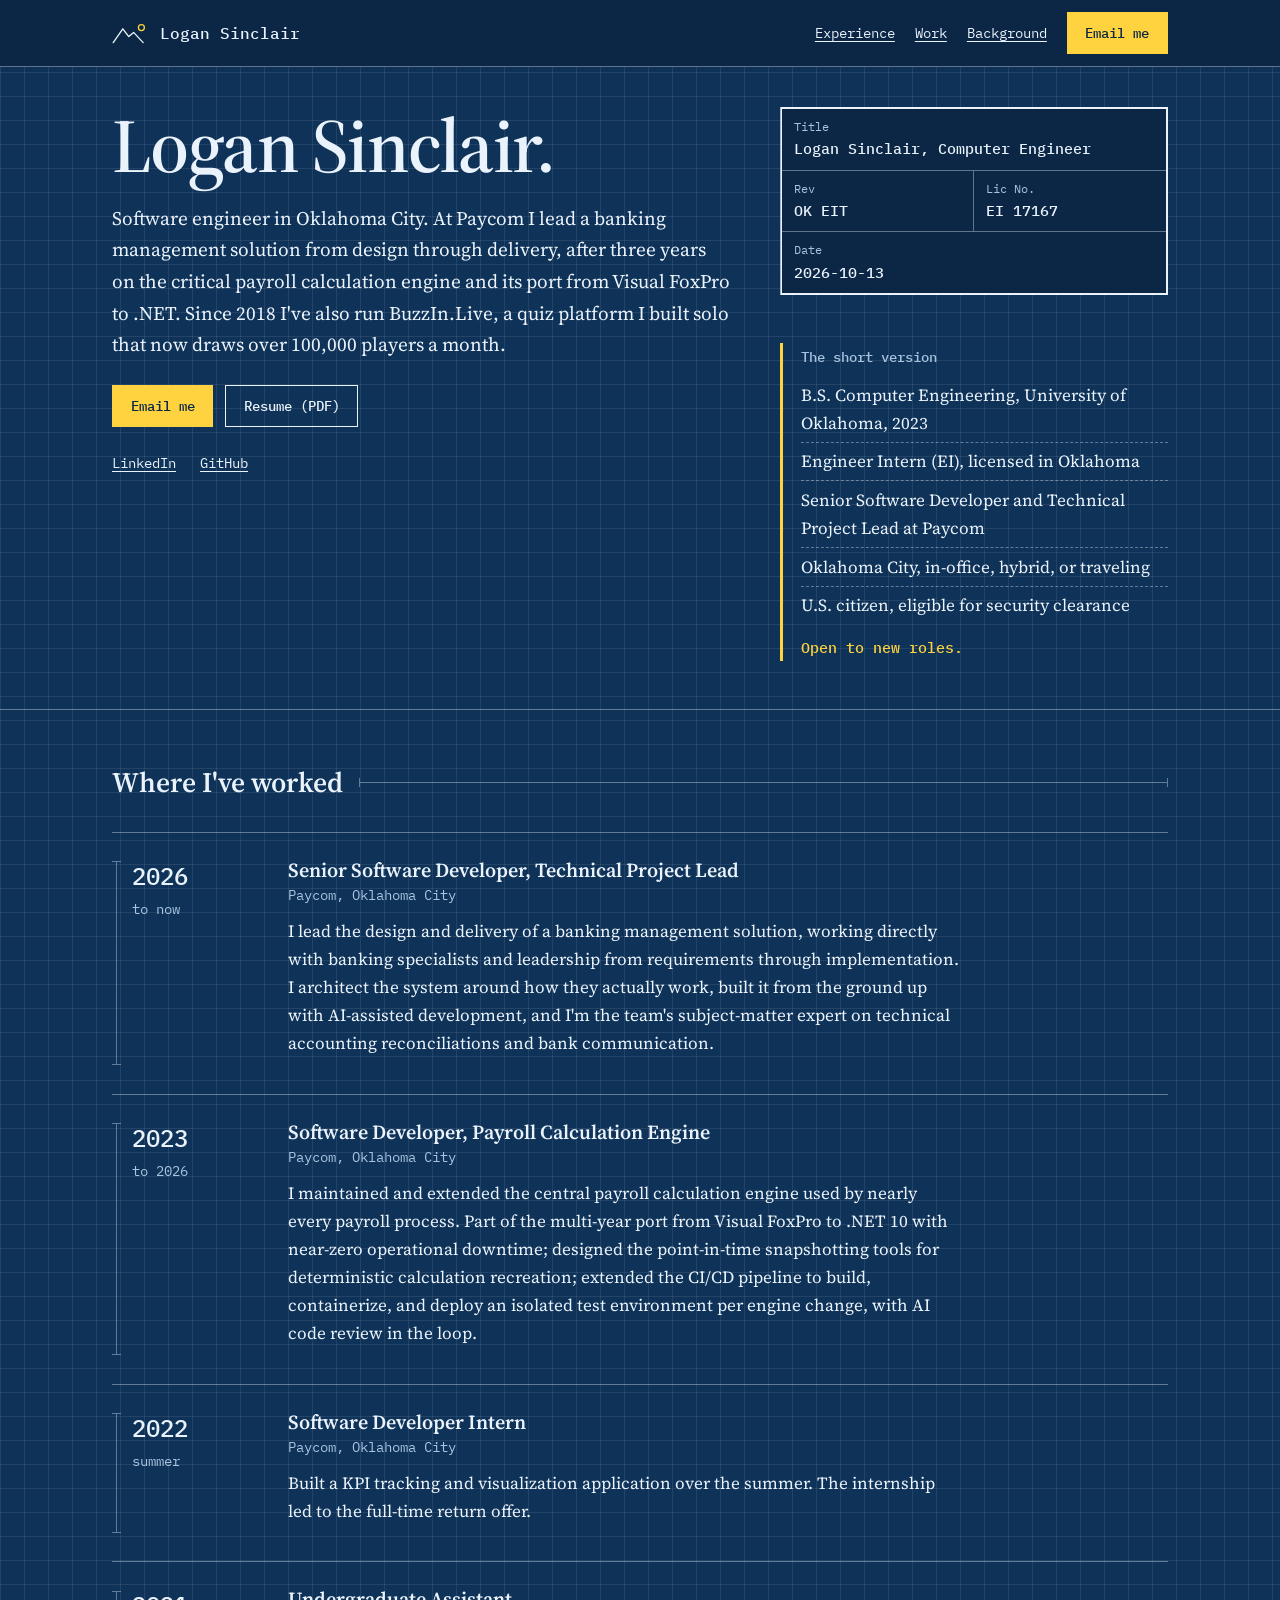
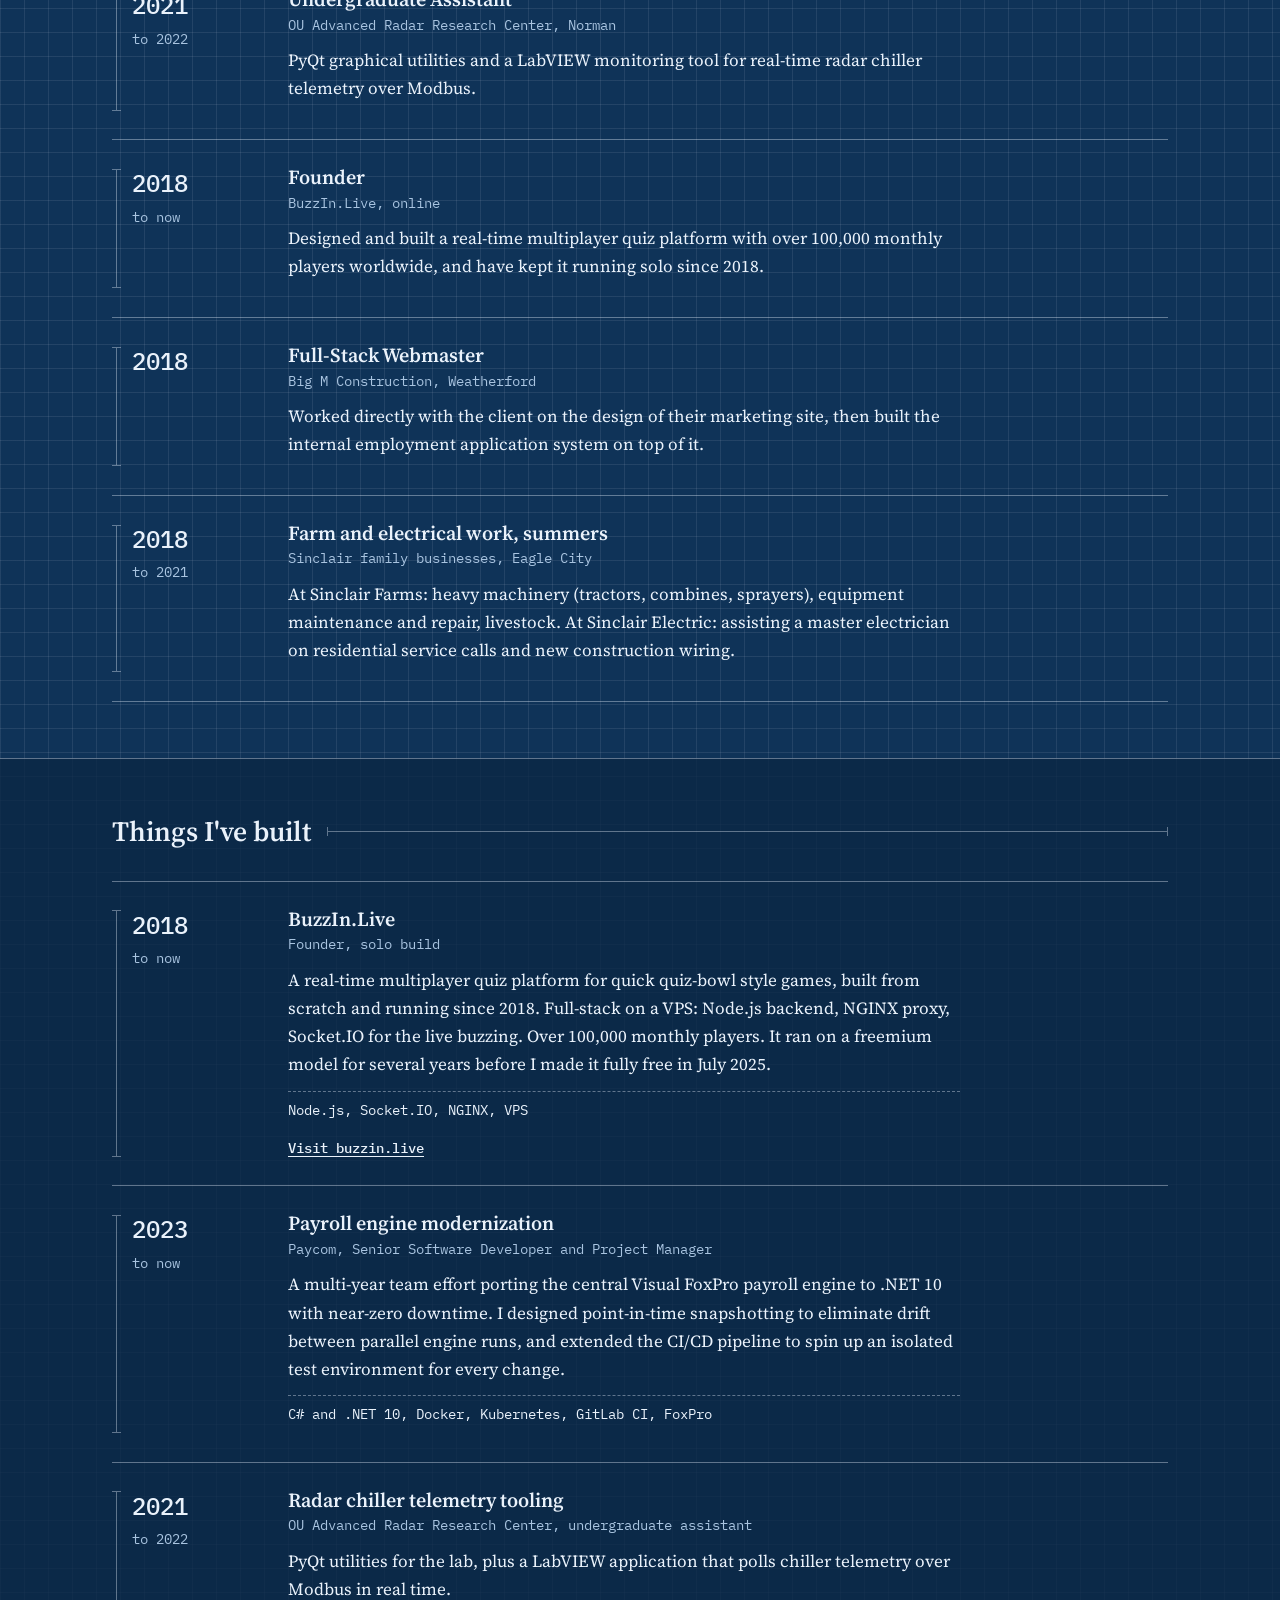
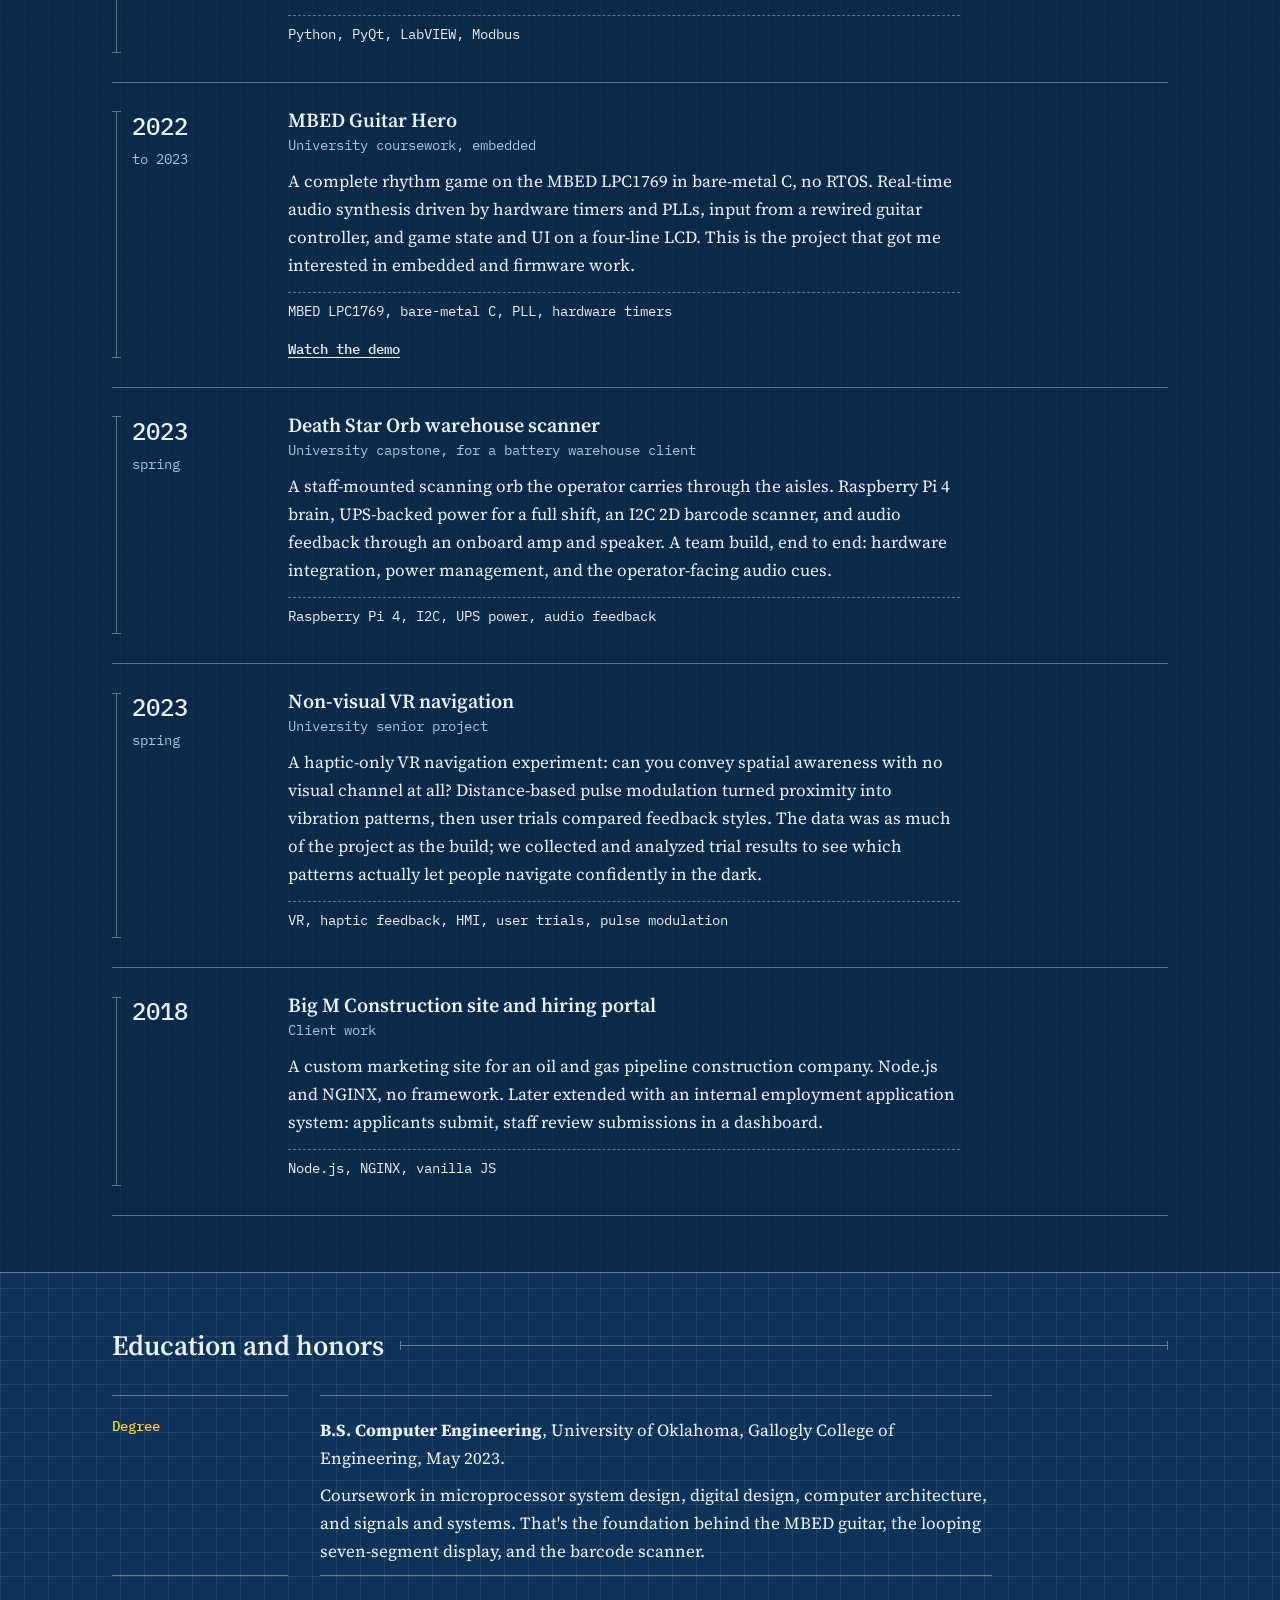
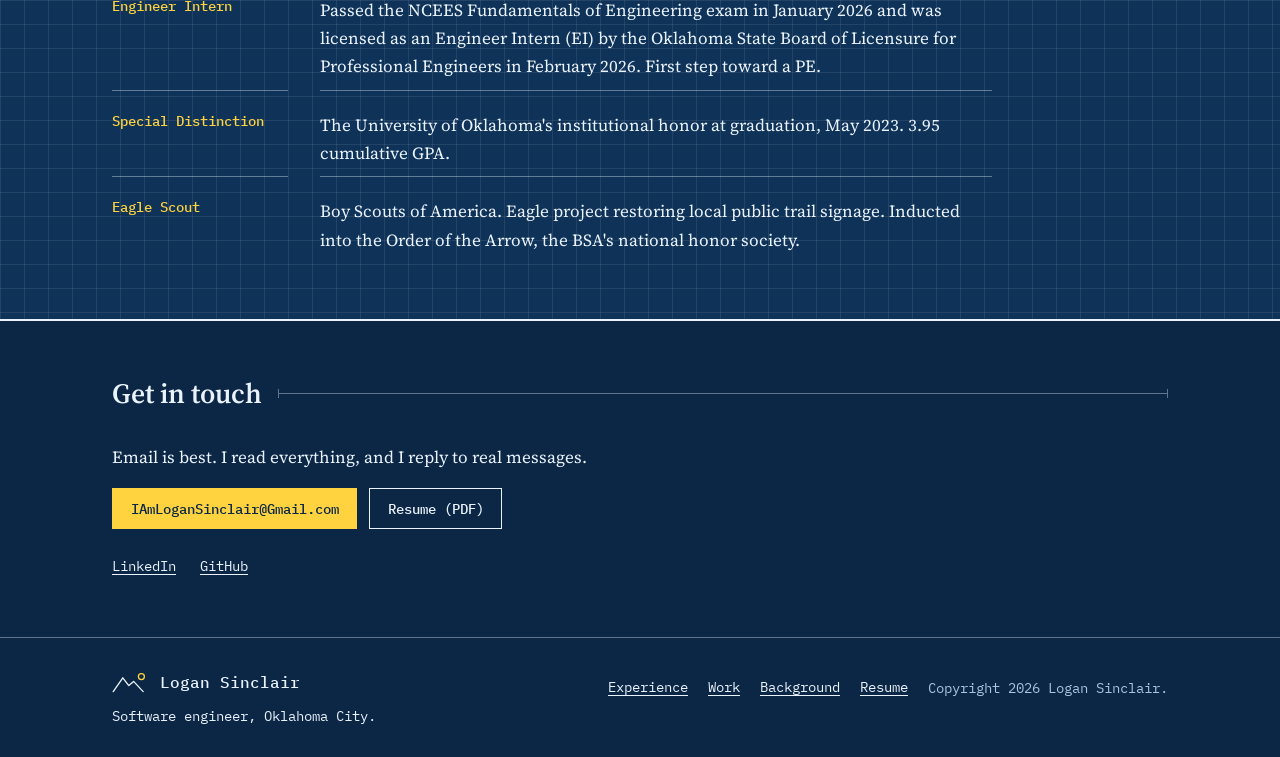
<file: index.html>
<!DOCTYPE html>
<html lang="en">
<head>
  <meta charset="utf-8">
  <meta name="viewport" content="width=device-width, initial-scale=1">
  <title>Logan Sinclair — software engineer, Oklahoma City</title>
  <meta name="description" content="Logan Sinclair. Computer engineer, senior software developer, and technical project lead at Paycom, working on the payroll calculation engine. Founder of BuzzIn.Live. Open to new roles in Oklahoma City.">
  <meta name="theme-color" content="#0f3358">
  <link rel="icon" href="favicon.svg" type="image/svg+xml">
  <link rel="preconnect" href="https://fonts.googleapis.com">
  <link rel="preconnect" href="https://fonts.gstatic.com" crossorigin>
  <link href="https://fonts.googleapis.com/css2?family=IBM+Plex+Mono:wght@400;500&family=Source+Serif+4:ital,opsz,wght@0,8..60,400..700;1,8..60,400&display=swap" rel="stylesheet">
  <link rel="stylesheet" href="css/style.css">
</head>
<body>
  <a class="skip" href="#main">Skip to content</a>

  <header class="site-head">
    <div class="wrap">
      <nav class="nav" aria-label="Main">
        <a class="brand" href="#top">
          <svg class="mark" viewBox="0 0 64 40" fill="none" stroke="currentColor" stroke-width="2.2" stroke-linecap="round" stroke-linejoin="round" aria-hidden="true">
            <path d="M2 36 L18 13 L28 26 L36 19 L52 36" />
            <circle class="sun" cx="49" cy="11" r="5" />
          </svg>
          Logan Sinclair
        </a>
        <div class="nav-drawer">
          <ul class="nav-links">
            <li><a href="#experience">Experience</a></li>
            <li><a href="#work">Work</a></li>
            <li><a href="#background">Background</a></li>
            <li><a class="btn btn-primary" href="mailto:IAmLoganSinclair@Gmail.com">Email me</a></li>
          </ul>
        </div>
      </nav>
    </div>
  </header>

  <main id="main">

    <section class="hero-band" id="top" aria-labelledby="hero-h">
      <div class="wrap hero">

        <div class="hero-copy">
          <h1 id="hero-h">Logan Sinclair.</h1>
          <p class="lede">Software engineer in Oklahoma City. At Paycom I lead a banking management solution from design through delivery, after three years on the critical payroll calculation engine and its port from Visual FoxPro to .NET. Since 2018 I've also run BuzzIn.Live, a quiz platform I built solo that now draws over 100,000 players a month.</p>
          <div class="hero-actions">
            <a class="btn btn-primary" href="mailto:IAmLoganSinclair@Gmail.com">Email me</a>
            <a class="btn btn-line" href="resume.pdf">Resume (PDF)</a>
          </div>
          <div class="hero-links">
            <a href="https://www.linkedin.com/in/loganasinclair/" target="_blank" rel="noopener">LinkedIn</a>
            <a href="https://github.com/LoganS1" target="_blank" rel="noopener">GitHub</a>
          </div>
        </div>

        <aside class="titleblock" aria-label="Drawing title block">
          <dl>
            <div class="tb-wide"><dt>Title</dt><dd>Logan Sinclair, Computer Engineer</dd></div>
            <div><dt>Rev</dt><dd>OK EIT</dd></div>
            <div><dt>Lic No.</dt><dd>EI 17167</dd></div>
            <div class="tb-wide"><dt>Date</dt><dd>2026-10-13</dd></div>
          </dl>
        </aside>
        <aside class="note" aria-labelledby="note-h">
          <div class="note-inner">
            <h2 id="note-h">The short version</h2>
            <ul>
              <li>B.S. Computer Engineering, University of Oklahoma, 2023</li>
              <li>Engineer Intern (EI), licensed in Oklahoma</li>
              <li>Senior Software Developer and Technical Project Lead at Paycom</li>
              <li>Oklahoma City, in-office, hybrid, or traveling</li>
              <li>U.S. citizen, eligible for security clearance</li>
            </ul>
            <p class="open">Open to new roles.</p>
          </div>
        </aside>
      </div>
    </section>

    <section class="section" id="experience" aria-labelledby="exp-h">
      <div class="wrap">
        <h2 id="exp-h">Where I've worked</h2>
        <div class="entries reveal-group">

          <article class="entry">
            <div class="stamp"><span class="y-big">2026</span><span class="y-small">to now</span></div>
            <div>
              <h3>Senior Software Developer, Technical Project Lead</h3>
              <p class="where">Paycom, Oklahoma City</p>
              <p>I lead the design and delivery of a banking management solution, working directly with banking specialists and leadership from requirements through implementation. I architect the system around how they actually work, built it from the ground up with AI-assisted development, and I'm the team's subject-matter expert on technical accounting reconciliations and bank communication.</p>
            </div>
          </article>

          <article class="entry">
            <div class="stamp"><span class="y-big">2023</span><span class="y-small">to 2026</span></div>
            <div>
              <h3>Software Developer, Payroll Calculation Engine</h3>
              <p class="where">Paycom, Oklahoma City</p>
              <p>I maintained and extended the central payroll calculation engine used by nearly every payroll process. Part of the multi-year port from Visual FoxPro to .NET 10 with near-zero operational downtime; designed the point-in-time snapshotting tools for deterministic calculation recreation; extended the CI/CD pipeline to build, containerize, and deploy an isolated test environment per engine change, with AI code review in the loop.</p>
            </div>
          </article>

          <article class="entry">
            <div class="stamp"><span class="y-big">2022</span><span class="y-small">summer</span></div>
            <div>
              <h3>Software Developer Intern</h3>
              <p class="where">Paycom, Oklahoma City</p>
              <p>Built a KPI tracking and visualization application over the summer. The internship led to the full-time return offer.</p>
            </div>
          </article>

          <article class="entry">
            <div class="stamp"><span class="y-big">2021</span><span class="y-small">to 2022</span></div>
            <div>
              <h3>Undergraduate Assistant</h3>
              <p class="where">OU Advanced Radar Research Center, Norman</p>
              <p>PyQt graphical utilities and a LabVIEW monitoring tool for real-time radar chiller telemetry over Modbus.</p>
            </div>
          </article>

          <article class="entry">
            <div class="stamp"><span class="y-big">2018</span><span class="y-small">to now</span></div>
            <div>
              <h3>Founder</h3>
              <p class="where">BuzzIn.Live, online</p>
              <p>Designed and built a real-time multiplayer quiz platform with over 100,000 monthly players worldwide, and have kept it running solo since 2018.</p>
            </div>
          </article>

          <article class="entry">
            <div class="stamp"><span class="y-big">2018</span></div>
            <div>
              <h3>Full-Stack Webmaster</h3>
              <p class="where">Big M Construction, Weatherford</p>
              <p>Worked directly with the client on the design of their marketing site, then built the internal employment application system on top of it.</p>
            </div>
          </article>

          <article class="entry">
            <div class="stamp"><span class="y-big">2018</span><span class="y-small">to 2021</span></div>
            <div>
              <h3>Farm and electrical work, summers</h3>
              <p class="where">Sinclair family businesses, Eagle City</p>
              <p>At Sinclair Farms: heavy machinery (tractors, combines, sprayers), equipment maintenance and repair, livestock. At Sinclair Electric: assisting a master electrician on residential service calls and new construction wiring.</p>
            </div>
          </article>

        </div>
      </div>
    </section>

    <section class="section section-alt" id="work" aria-labelledby="work-h">
      <div class="wrap">
        <h2 id="work-h">Things I've built</h2>
        <div class="entries reveal-group">

          <article class="entry">
            <div class="stamp"><span class="y-big">2018</span><span class="y-small">to now</span></div>
            <div>
              <h3>BuzzIn.Live</h3>
              <p class="where">Founder, solo build</p>
              <p>A real-time multiplayer quiz platform for quick quiz-bowl style games, built from scratch and running since 2018. Full-stack on a VPS: Node.js backend, NGINX proxy, Socket.IO for the live buzzing. Over 100,000 monthly players. It ran on a freemium model for several years before I made it fully free in July 2025.</p>
              <p class="tags">Node.js, Socket.IO, NGINX, VPS</p>
              <a class="link-more more" href="https://buzzin.live" target="_blank" rel="noopener">Visit buzzin.live</a>
            </div>
          </article>

          <article class="entry">
            <div class="stamp"><span class="y-big">2023</span><span class="y-small">to now</span></div>
            <div>
              <h3>Payroll engine modernization</h3>
              <p class="where">Paycom, Senior Software Developer and Project Manager</p>
              <p>A multi-year team effort porting the central Visual FoxPro payroll engine to .NET 10 with near-zero downtime. I designed point-in-time snapshotting to eliminate drift between parallel engine runs, and extended the CI/CD pipeline to spin up an isolated test environment for every change.</p>
              <p class="tags">C# and .NET 10, Docker, Kubernetes, GitLab CI, FoxPro</p>
            </div>
          </article>

          <article class="entry">
            <div class="stamp"><span class="y-big">2021</span><span class="y-small">to 2022</span></div>
            <div>
              <h3>Radar chiller telemetry tooling</h3>
              <p class="where">OU Advanced Radar Research Center, undergraduate assistant</p>
              <p>PyQt utilities for the lab, plus a LabVIEW application that polls chiller telemetry over Modbus in real time.</p>
              <p class="tags">Python, PyQt, LabVIEW, Modbus</p>
            </div>
          </article>

          <article class="entry">
            <div class="stamp"><span class="y-big">2022</span><span class="y-small">to 2023</span></div>
            <div>
              <h3>MBED Guitar Hero</h3>
              <p class="where">University coursework, embedded</p>
              <p>A complete rhythm game on the MBED LPC1769 in bare-metal C, no RTOS. Real-time audio synthesis driven by hardware timers and PLLs, input from a rewired guitar controller, and game state and UI on a four-line LCD. This is the project that got me interested in embedded and firmware work.</p>
              <p class="tags">MBED LPC1769, bare-metal C, PLL, hardware timers</p>
              <a class="link-more more" href="https://www.youtube.com/watch?v=JMT5zlu6mf8" target="_blank" rel="noopener">Watch the demo</a>
            </div>
          </article>

          <article class="entry">
            <div class="stamp"><span class="y-big">2023</span><span class="y-small">spring</span></div>
            <div>
              <h3>Death Star Orb warehouse scanner</h3>
              <p class="where">University capstone, for a battery warehouse client</p>
              <p>A staff-mounted scanning orb the operator carries through the aisles. Raspberry Pi 4 brain, UPS-backed power for a full shift, an I2C 2D barcode scanner, and audio feedback through an onboard amp and speaker. A team build, end to end: hardware integration, power management, and the operator-facing audio cues.</p>
              <p class="tags">Raspberry Pi 4, I2C, UPS power, audio feedback</p>
            </div>
          </article>

          <article class="entry">
            <div class="stamp"><span class="y-big">2023</span><span class="y-small">spring</span></div>
            <div>
              <h3>Non-visual VR navigation</h3>
              <p class="where">University senior project</p>
              <p>A haptic-only VR navigation experiment: can you convey spatial awareness with no visual channel at all? Distance-based pulse modulation turned proximity into vibration patterns, then user trials compared feedback styles. The data was as much of the project as the build; we collected and analyzed trial results to see which patterns actually let people navigate confidently in the dark.</p>
              <p class="tags">VR, haptic feedback, HMI, user trials, pulse modulation</p>
            </div>
          </article>

          <article class="entry">
            <div class="stamp"><span class="y-big">2018</span></div>
            <div>
              <h3>Big M Construction site and hiring portal</h3>
              <p class="where">Client work</p>
              <p>A custom marketing site for an oil and gas pipeline construction company. Node.js and NGINX, no framework. Later extended with an internal employment application system: applicants submit, staff review submissions in a dashboard.</p>
              <p class="tags">Node.js, NGINX, vanilla JS</p>
            </div>
          </article>

        </div>
      </div>
    </section>

    <section class="section" id="background" aria-labelledby="bg-h">
      <div class="wrap">
        <h2 id="bg-h">Education and honors</h2>
        <dl class="facts">
          <dt>Degree</dt>
          <dd>
            <p><strong>B.S. Computer Engineering</strong>, University of Oklahoma, Gallogly College of Engineering, May 2023.</p>
            <p>Coursework in microprocessor system design, digital design, computer architecture, and signals and systems. That's the foundation behind the MBED guitar, the looping seven-segment display, and the barcode scanner.</p>
          </dd>

          <dt>Engineer Intern</dt>
          <dd>
            <p>Passed the NCEES Fundamentals of Engineering exam in January 2026 and was licensed as an Engineer Intern (EI) by the Oklahoma State Board of Licensure for Professional Engineers in February 2026. First step toward a PE.</p>
          </dd>

          <dt>Special Distinction</dt>
          <dd>
            <p>The University of Oklahoma's institutional honor at graduation, May 2023. 3.95 cumulative GPA.</p>
          </dd>

          <dt>Eagle Scout</dt>
          <dd>
            <p>Boy Scouts of America. Eagle project restoring local public trail signage. Inducted into the Order of the Arrow, the BSA's national honor society.</p>
          </dd>
        </dl>
      </div>
    </section>

    <section class="closing" id="contact" aria-labelledby="contact-h">
      <div class="wrap">
        <h2 id="contact-h">Get in touch</h2>
        <p>Email is best. I read everything, and I reply to real messages.</p>
        <div class="hero-actions">
          <a class="btn btn-primary" href="mailto:IAmLoganSinclair@Gmail.com">IAmLoganSinclair@Gmail.com</a>
          <a class="btn btn-line" href="resume.pdf">Resume (PDF)</a>
        </div>
        <div class="hero-links">
          <a href="https://www.linkedin.com/in/loganasinclair/" target="_blank" rel="noopener">LinkedIn</a>
          <a href="https://github.com/LoganS1" target="_blank" rel="noopener">GitHub</a>
        </div>
      </div>
    </section>

  </main>

  <footer class="site-foot">
    <div class="wrap foot-grid">
      <div>
        <a class="brand" href="#top">
          <svg class="mark" viewBox="0 0 64 40" fill="none" stroke="currentColor" stroke-width="2.2" stroke-linecap="round" stroke-linejoin="round" aria-hidden="true">
            <path d="M2 36 L18 13 L28 26 L36 19 L52 36" />
            <circle class="sun" cx="49" cy="11" r="5" />
          </svg>
          Logan Sinclair
        </a>
        <p>Software engineer, Oklahoma City.</p>
      </div>
      <ul class="foot-links">
        <li><a href="#experience">Experience</a></li>
        <li><a href="#work">Work</a></li>
        <li><a href="#background">Background</a></li>
        <li><a href="resume.pdf">Resume</a></li>
      </ul>
      <p class="foot-note">Copyright 2026 Logan Sinclair.</p>
    </div>
  </footer>
</body>
</html>
</file>
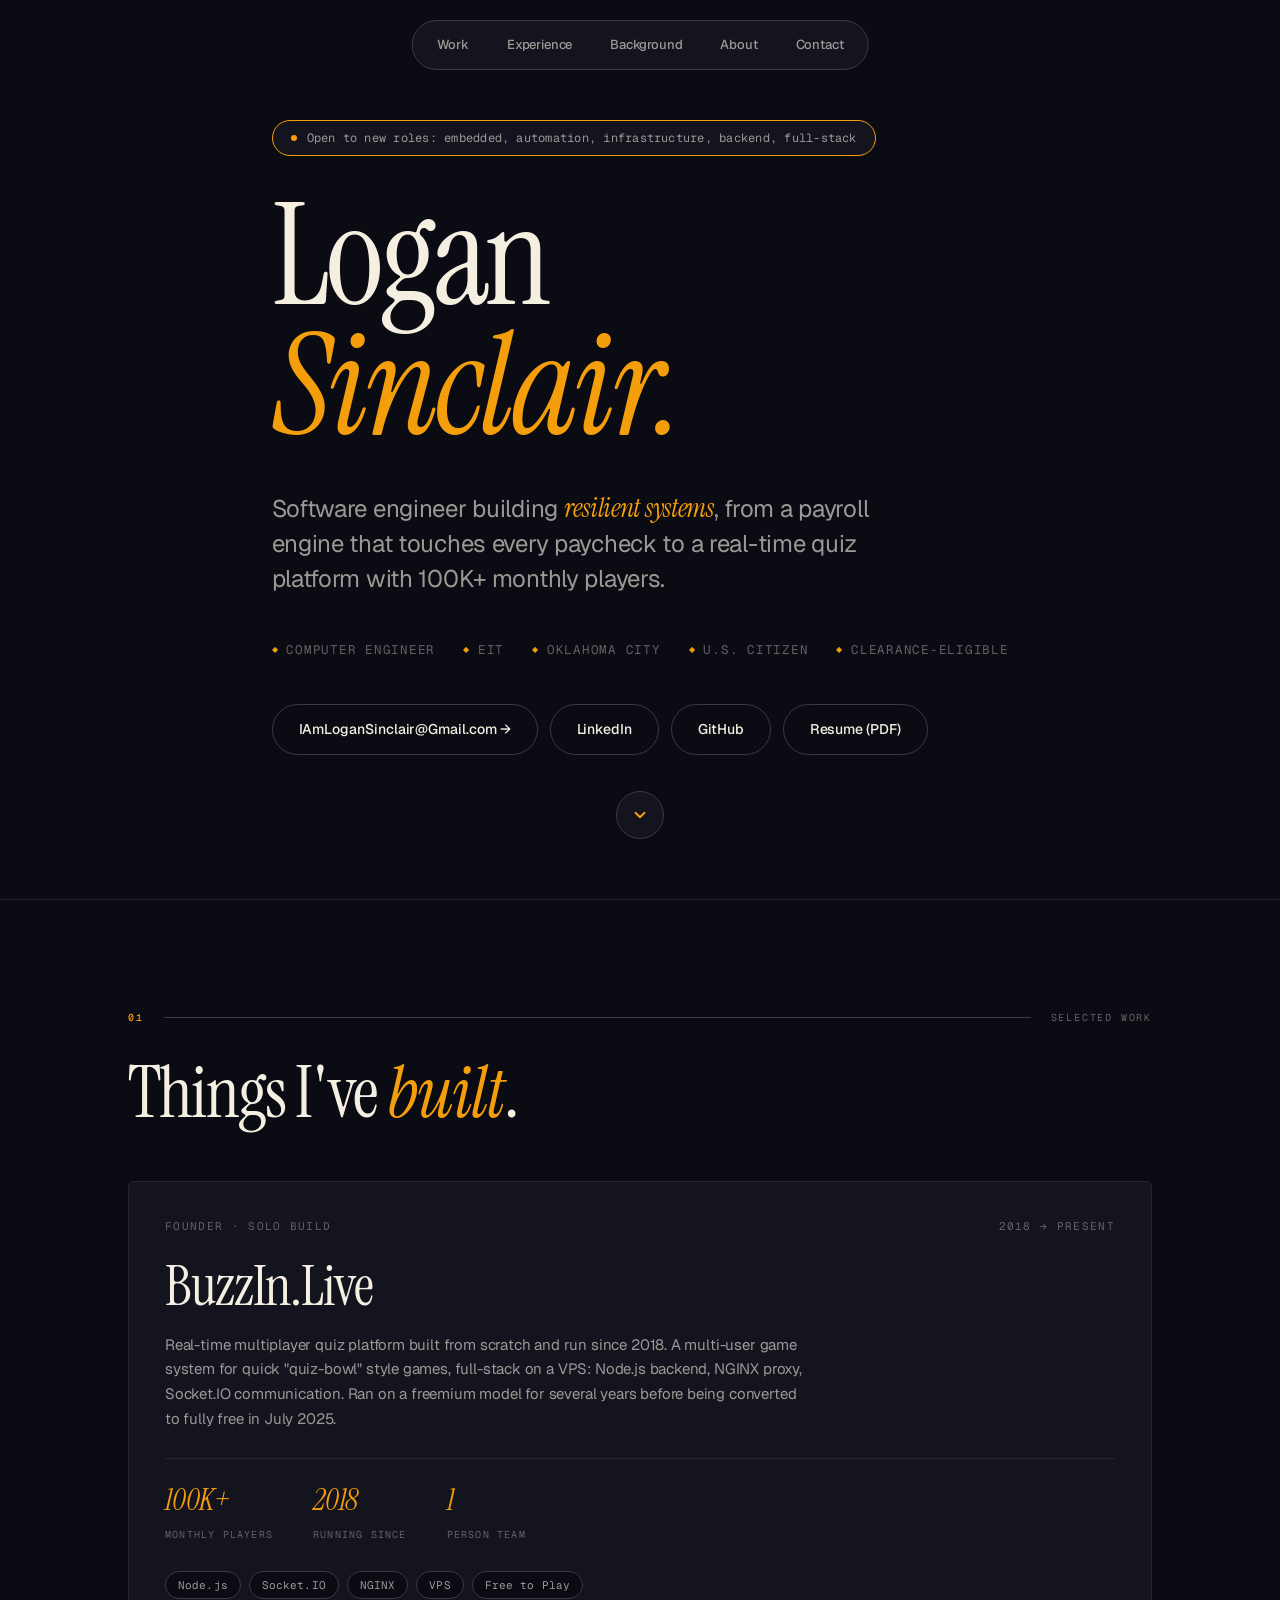
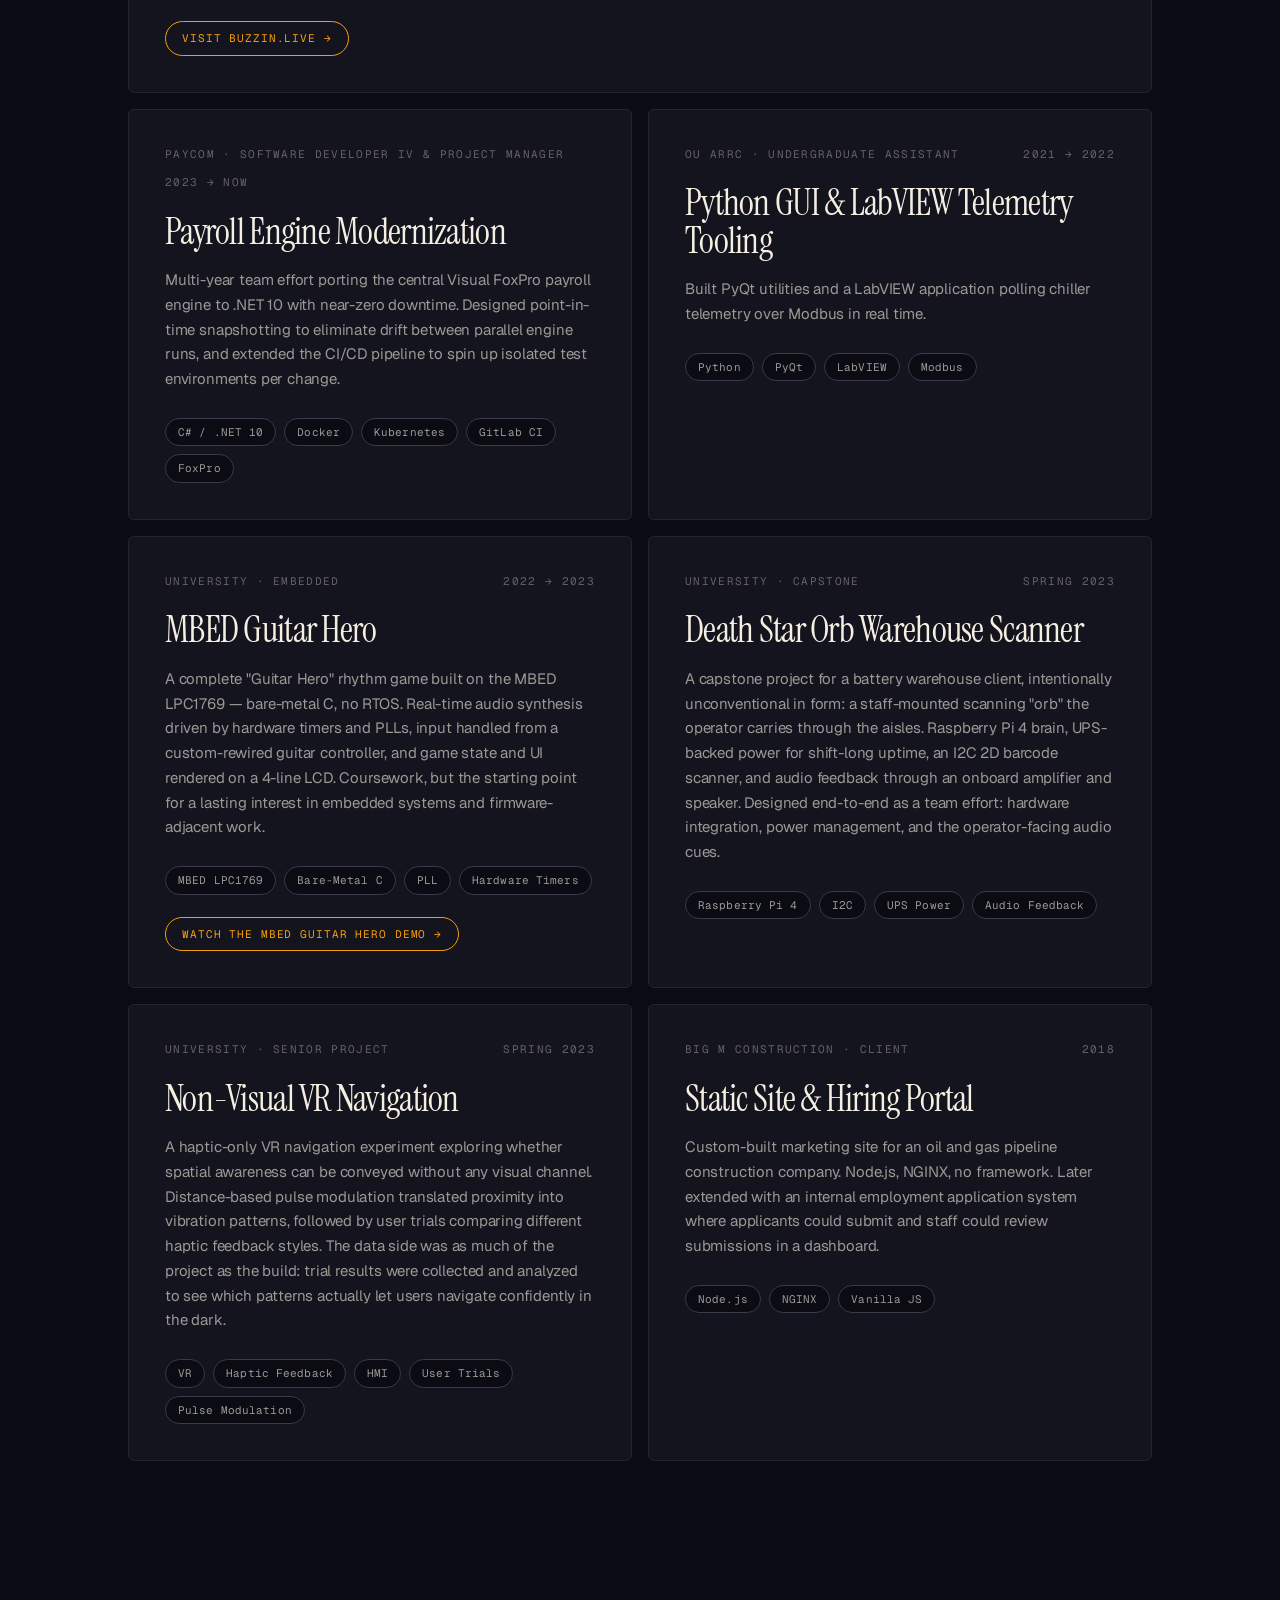
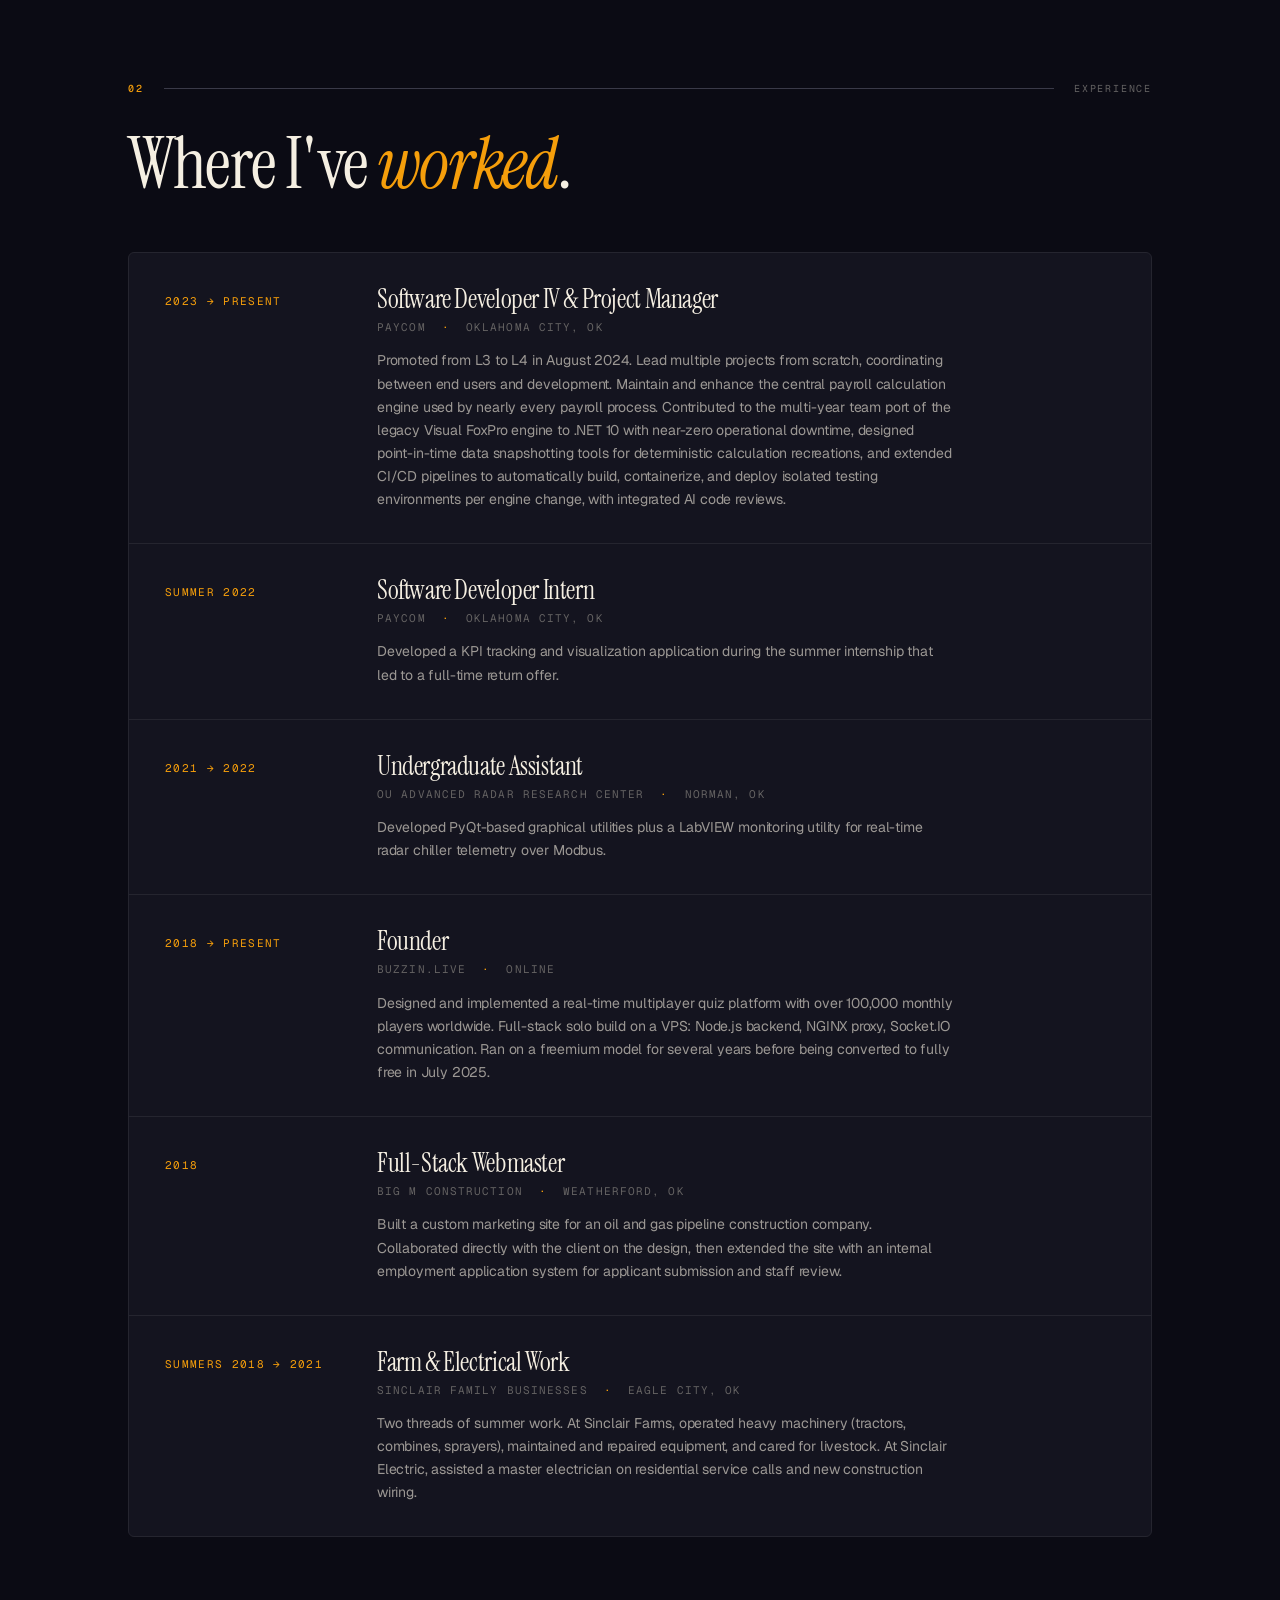
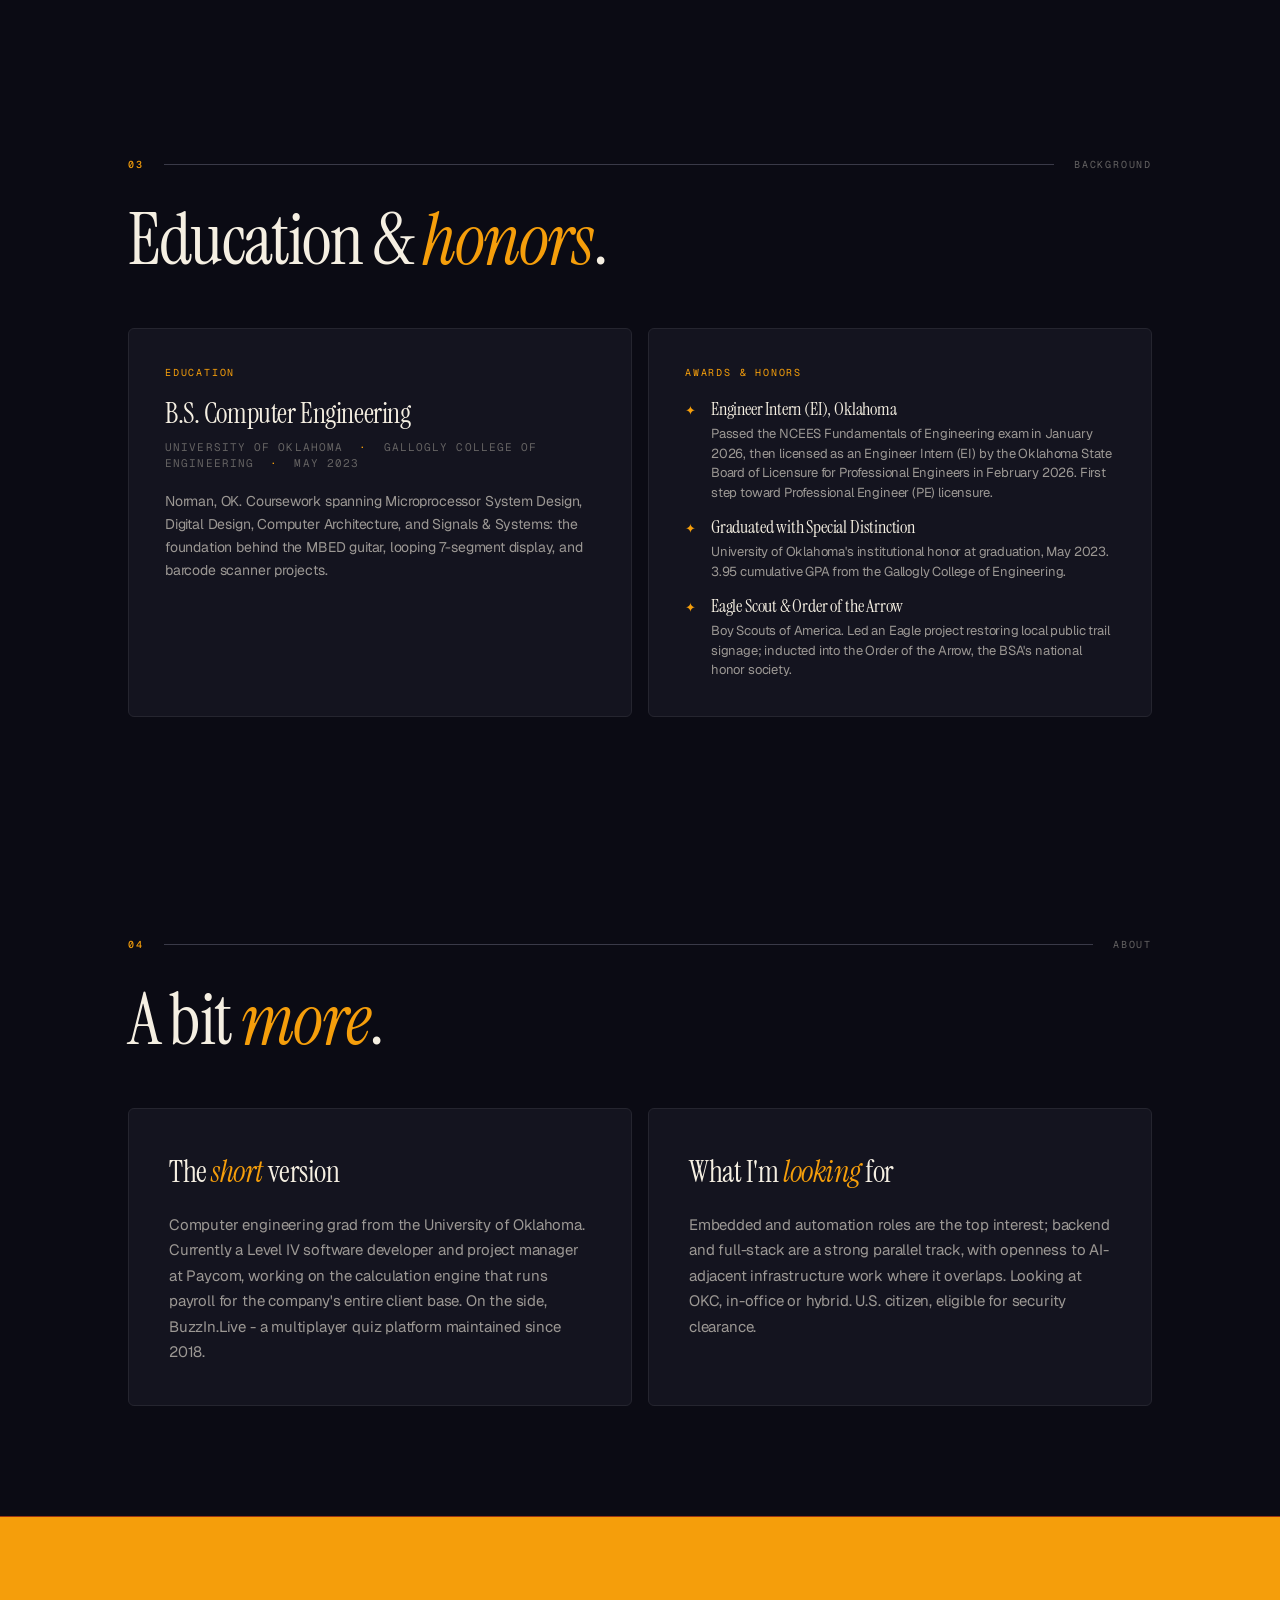
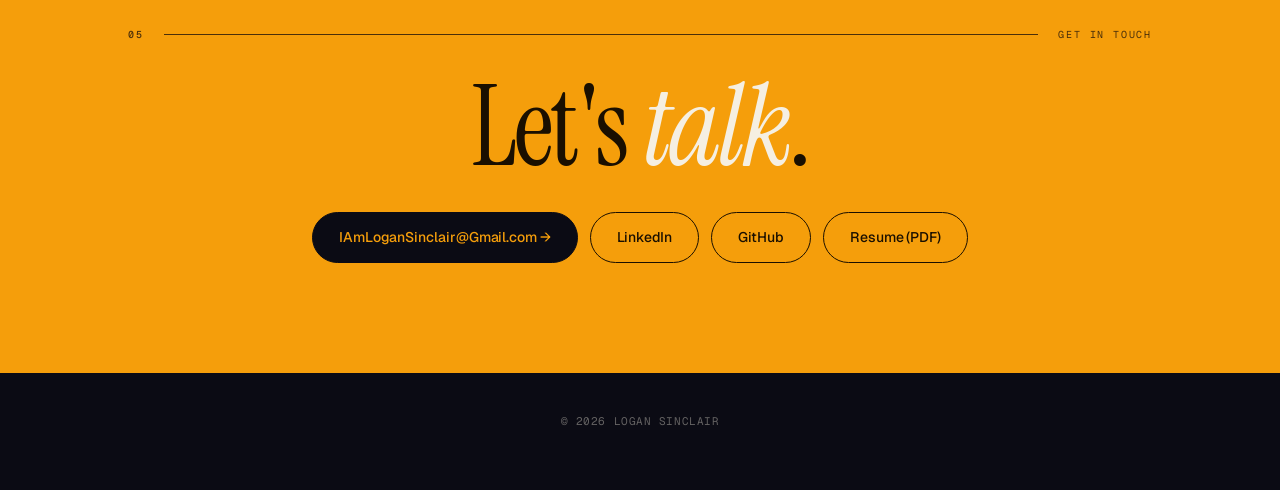
<file: _archive/index.html>
<!DOCTYPE html>
<html lang="en">
<head>
  <meta charset="UTF-8">
  <meta name="viewport" content="width=device-width, initial-scale=1.0">
  <title>Logan Sinclair | Software Engineer</title>
  <meta name="description" content="Software engineer with a hardware background. Currently at Paycom; founder of BuzzIn.Live.">
  <link rel="icon" type="image/svg+xml" href="favicon.svg">
  <link rel="preconnect" href="https://fonts.googleapis.com">
  <link rel="preconnect" href="https://fonts.gstatic.com" crossorigin>
  <link href="https://fonts.googleapis.com/css2?family=Instrument+Serif:ital@0;1&family=Geist:wght@300;400;500;600&family=Geist+Mono:wght@400;500&display=swap" rel="stylesheet">
  <style>
    :root {
      /* All fully opaque. No alpha, no gradients. */
      --ink:        #0b0b14;
      --ink-card:   #14141f;
      --ink-hover:  #1c1c2a;
      --rule:       #25252f;
      --rule-strong:#3a3a48;

      --amber:      #f59e0b;
      --amber-warm: #ea7c0a;
      --amber-deep: #9a3412;

      --cream:      #f5efe2;
      --cream-dim:  #9c9894;  /* pre-computed 62% blend on ink */
      --cream-faint:#646262;  /* pre-computed 38% blend on ink */

      /* On-amber text colors */
      --on-amber:        #1a0f00;
      --on-amber-dim:    #4a2f0a;
    }

    * { box-sizing: border-box; margin: 0; padding: 0; }
    html { scroll-behavior: smooth; }

    body {
      font-family: 'Geist', -apple-system, BlinkMacSystemFont, sans-serif;
      background: var(--ink);
      color: var(--cream);
      min-height: 100vh;
      overflow-x: hidden;
      font-weight: 400;
      letter-spacing: -0.011em;
      line-height: 1.5;
      -webkit-font-smoothing: antialiased;
      -moz-osx-font-smoothing: grayscale;
    }

    /* ── Layout ──────────────────────────────────────── */
    .container {
      max-width: 1080px;
      margin: 0 auto;
      padding: 0 28px;
    }

    nav {
      position: fixed;
      top: 20px;
      left: 50%;
      transform: translateX(-50%);
      z-index: 100;
      padding: 6px;
      display: flex;
      gap: 2px;
      border-radius: 100px;
      background: var(--ink-card);
      border: 1px solid var(--rule-strong);
    }

    .nav-pill {
      position: absolute;
      top: 6px;
      left: 0;
      width: 0;
      height: calc(100% - 12px);
      background: var(--ink-hover);
      border-radius: 100px;
      transition: transform 0.45s cubic-bezier(0.32, 0.72, 0, 1),
                  width 0.45s cubic-bezier(0.32, 0.72, 0, 1),
                  opacity 0.3s ease;
      z-index: 0;
      opacity: 0;
      pointer-events: none;
    }

    .nav-pill.visible { opacity: 1; }

    nav a {
      position: relative;
      z-index: 1;
      padding: 8px 18px;
      color: var(--cream-dim);
      text-decoration: none;
      font-size: 13px;
      font-weight: 500;
      border-radius: 100px;
      transition: color 0.25s ease, background 0.2s ease;
    }

    nav a:hover { color: var(--amber); background: var(--ink-hover); }
    nav a.active { color: var(--amber); }
    nav a.active:hover { background: transparent; }

    @media (max-width: 480px) {
      nav { padding: 5px; gap: 0; }
      nav a { padding: 7px 12px; font-size: 12px; }
      .nav-pill { top: 5px; height: calc(100% - 10px); }
    }

    @media (prefers-reduced-motion: reduce) {
      .nav-pill { transition: opacity 0.2s ease; }
    }

    section { padding: 110px 0; }

    /* ── Section rule + label ────────────────────────── */
    .section-divider {
      display: flex;
      align-items: center;
      gap: 20px;
      margin-bottom: 32px;
      font-family: 'Geist Mono', monospace;
      font-size: 10px;
      letter-spacing: 0.18em;
      text-transform: uppercase;
    }

    .section-divider .num {
      color: var(--amber);
      font-weight: 500;
    }

    .section-divider .line {
      flex: 1;
      height: 1px;
      background: var(--rule-strong);
    }

    .section-divider .label {
      color: var(--cream-faint);
    }

    .section-title {
      font-family: 'Instrument Serif', serif;
      font-size: clamp(44px, 6.5vw, 72px);
      font-weight: 400;
      line-height: 1;
      letter-spacing: -0.025em;
      margin-bottom: 52px;
      color: var(--cream);
    }

    .section-title em {
      color: var(--amber);
      font-style: italic;
    }

    /* ── Hero ────────────────────────────────────────── */
    .hero {
      min-height: 100vh;
      display: flex;
      align-items: center;
      padding-top: 120px;
      padding-bottom: 60px;
      border-bottom: 1px solid var(--rule);
    }

    .status-pill {
      display: inline-flex;
      align-items: center;
      gap: 10px;
      padding: 8px 18px;
      border-radius: 100px;
      font-size: 12px;
      font-family: 'Geist Mono', monospace;
      color: var(--cream-dim);
      margin-bottom: 36px;
      letter-spacing: 0.02em;
      border: 1px solid var(--amber);
      background: var(--ink-card);
    }

    .status-dot {
      width: 6px;
      height: 6px;
      background: var(--amber);
      border-radius: 50%;
      animation: pulse 2s ease-in-out infinite;
    }

    @keyframes pulse {
      0%, 100% { transform: scale(1); }
      50%      { transform: scale(0.65); }
    }

    h1.name {
      font-family: 'Instrument Serif', serif;
      font-size: clamp(64px, 11vw, 144px);
      font-weight: 400;
      line-height: 0.92;
      letter-spacing: -0.025em;
      margin-bottom: 36px;
      color: var(--cream);
    }

    h1.name .surname {
      font-style: italic;
      color: var(--amber);
    }

    .positioning {
      font-size: clamp(19px, 2.1vw, 24px);
      color: var(--cream-dim);
      max-width: 660px;
      line-height: 1.45;
      margin-bottom: 44px;
      letter-spacing: -0.012em;
    }

    .positioning .accent {
      color: var(--amber);
      font-style: italic;
      font-family: 'Instrument Serif', serif;
      font-size: 1.14em;
    }

    .meta-row {
      display: flex;
      gap: 28px;
      flex-wrap: wrap;
      font-family: 'Geist Mono', monospace;
      font-size: 12.5px;
      color: var(--cream-faint);
      letter-spacing: 0.06em;
      text-transform: uppercase;
    }

    .meta-row .item::before {
      content: '◆';
      color: var(--amber);
      margin-right: 8px;
      font-size: 8px;
      vertical-align: 2px;
    }

    .hero-links {
      display: flex;
      gap: 12px;
      flex-wrap: wrap;
      margin-top: 44px;
    }

    .hero-link {
      display: inline-flex;
      align-items: center;
      gap: 8px;
      padding: 14px 26px;
      border-radius: 100px;
      text-decoration: none;
      font-size: 14px;
      font-weight: 500;
      letter-spacing: -0.005em;
      background: transparent;
      color: var(--cream);
      border: 1px solid var(--rule-strong);
      transition: transform 0.2s ease, background 0.2s ease,
                  border-color 0.2s ease, color 0.2s ease;
    }

    .hero-link:hover {
      transform: translateY(-2px);
      background: var(--amber);
      color: var(--on-amber);
      border-color: var(--amber);
    }

    .scroll-cue {
      position: relative;
      display: flex;
      align-items: center;
      justify-content: center;
      width: 48px;
      height: 48px;
      margin: 36px auto 0;
      border-radius: 50%;
      background: var(--ink-card);
      border: 1px solid var(--rule-strong);
      color: var(--amber);
      text-decoration: none;
      transition: opacity 0.4s ease, transform 0.4s ease,
                  border-color 0.2s ease;
    }

    .scroll-cue svg { display: block; }
    .scroll-cue:hover { border-color: var(--amber); }

    .scroll-cue-ring {
      position: absolute;
      left: 0;
      top: 0;
      width: 100%;
      height: 100%;
      fill: none;
      stroke: var(--amber);
      stroke-width: 1.5;
      stroke-linecap: butt;
      stroke-dasharray: 30 110;
      stroke-dashoffset: 35;
      animation: traceOnce 1s ease-in-out 5s 1 forwards;
    }

    /* Segment grows from nothing, sweeps the path, shrinks to nothing.
       Normalized to pathLength="100" so it works on any traced shape.
       Start/end offsets park the dash fully inside the 110-unit gap,
       so nothing shows at rest. */
    @keyframes traceOnce {
      from { stroke-dashoffset: 35; }
      to   { stroke-dashoffset: -105; }
    }

    .scroll-cue.hidden {
      opacity: 0;
      transform: translateY(10px);
      pointer-events: none;
    }

    .scroll-top {
      position: fixed;
      right: 28px;
      bottom: 28px;
      z-index: 100;
      display: flex;
      align-items: center;
      justify-content: center;
      width: 48px;
      height: 48px;
      border-radius: 50%;
      background: var(--ink-card);
      border: 1px solid var(--rule-strong);
      color: var(--amber);
      text-decoration: none;
      cursor: pointer;
      opacity: 0;
      transform: translateY(12px);
      pointer-events: none;
      transition: opacity 0.4s ease, transform 0.4s ease,
                  border-color 0.2s ease;
    }

    .scroll-top svg { display: block; }
    .scroll-top:hover { border-color: var(--amber); }

    .scroll-top.visible {
      opacity: 1;
      transform: translateY(0);
      pointer-events: auto;
    }

    @media (max-width: 600px) {
      .scroll-top { right: 18px; bottom: 18px; }
    }

    @media (max-width: 600px) {
      .hero {
        min-height: 0;
        padding-top: 128px;
        padding-bottom: 80px;
      }
      .status-pill { margin-bottom: 24px; }
      h1.name { margin-bottom: 24px; }
      .positioning { margin-bottom: 28px; font-size: 17px; }
      .meta-row { gap: 8px 18px; font-size: 11px; }
      .meta-row .item::before { margin-right: 6px; }
      .hero-links { margin-top: 28px; }
      .scroll-cue { margin-top: 24px; }
      section { padding: 80px 0; }
    }

    /* ── Projects ────────────────────────────────────── */
    .projects-grid {
      display: grid;
      grid-template-columns: repeat(12, 1fr);
      gap: 16px;
    }

    .project-card {
      padding: 36px;
      background: var(--ink-card);
      border: 1px solid var(--rule);
      border-radius: 6px;
      transition: border-color 0.25s ease, background 0.25s ease;
    }

    .project-card:hover {
      border-color: var(--amber);
      background: var(--ink-hover);
    }

    .project-card.featured { grid-column: span 12; }
    .project-card.half     { grid-column: span 6; }

    @media (max-width: 768px) {
      .project-card.half { grid-column: span 12; }
      .project-card { padding: 28px; }
    }

    .project-meta {
      display: flex;
      justify-content: space-between;
      align-items: baseline;
      margin-bottom: 22px;
      font-family: 'Geist Mono', monospace;
      font-size: 11px;
      color: var(--cream-faint);
      text-transform: uppercase;
      letter-spacing: 0.12em;
      gap: 12px;
      flex-wrap: wrap;
    }

    .project-title {
      font-family: 'Instrument Serif', serif;
      font-size: 36px;
      font-weight: 400;
      letter-spacing: -0.02em;
      margin-bottom: 18px;
      line-height: 1.04;
      color: var(--cream);
    }

    .project-card.featured .project-title { font-size: clamp(40px, 5vw, 56px); }

    .project-desc {
      color: var(--cream-dim);
      font-size: 15px;
      line-height: 1.65;
      margin-bottom: 26px;
      max-width: 64ch;
    }

    .project-stats {
      display: flex;
      gap: 40px;
      margin-bottom: 26px;
      padding-top: 26px;
      border-top: 1px solid var(--rule);
      flex-wrap: wrap;
    }

    .stat-value {
      font-family: 'Instrument Serif', serif;
      font-size: 30px;
      color: var(--amber);
      display: block;
      line-height: 1;
      margin-bottom: 6px;
      font-style: italic;
    }

    .stat-label {
      font-family: 'Geist Mono', monospace;
      font-size: 10px;
      color: var(--cream-faint);
      text-transform: uppercase;
      letter-spacing: 0.12em;
    }

    .tech-tags {
      display: flex;
      flex-wrap: wrap;
      gap: 8px;
    }

    .project-link {
      display: inline-flex;
      align-items: center;
      gap: 6px;
      margin-top: 22px;
      padding: 8px 16px;
      border-radius: 100px;
      font-family: 'Geist Mono', monospace;
      font-size: 11px;
      letter-spacing: 0.08em;
      text-transform: uppercase;
      text-decoration: none;
      color: var(--amber);
      background: transparent;
      border: 1px solid var(--amber);
      transition: background 0.2s ease, color 0.2s ease;
    }

    .project-link:hover {
      background: var(--amber);
      color: var(--on-amber);
    }

    .tag {
      padding: 5px 12px;
      border: 1px solid var(--rule-strong);
      border-radius: 100px;
      font-family: 'Geist Mono', monospace;
      font-size: 11px;
      color: var(--cream-dim);
      background: var(--ink);
      letter-spacing: 0.01em;
    }

    /* ── About ───────────────────────────────────────── */
    .two-col {
      display: grid;
      grid-template-columns: 1fr 1fr;
      gap: 16px;
    }

    @media (max-width: 768px) { .two-col { grid-template-columns: 1fr; } }

    .info-card {
      padding: 40px;
      background: var(--ink-card);
      border: 1px solid var(--rule);
      border-radius: 6px;
    }

    @media (max-width: 768px) { .info-card { padding: 30px; } }

    .info-card h3 {
      font-family: 'Instrument Serif', serif;
      font-size: 30px;
      font-weight: 400;
      margin-bottom: 18px;
      letter-spacing: -0.015em;
      color: var(--cream);
    }

    .info-card h3 em {
      color: var(--amber);
      font-style: italic;
    }

    .info-card p {
      color: var(--cream-dim);
      line-height: 1.7;
      font-size: 15px;
    }

    /* ── Experience timeline ─────────────────────────── */
    .timeline {
      background: var(--ink-card);
      border: 1px solid var(--rule);
      border-radius: 6px;
      overflow: hidden;
    }

    .timeline-item {
      padding: 32px 36px;
      display: grid;
      grid-template-columns: 180px 1fr;
      gap: 32px;
      border-bottom: 1px solid var(--rule);
      transition: background 0.2s ease;
    }

    .timeline-item:last-child { border-bottom: none; }
    .timeline-item:hover { background: var(--ink-hover); }

    @media (max-width: 768px) {
      .timeline-item {
        grid-template-columns: 1fr;
        gap: 12px;
        padding: 28px;
      }
    }

    .timeline-date {
      font-family: 'Geist Mono', monospace;
      font-size: 11px;
      color: var(--amber);
      text-transform: uppercase;
      letter-spacing: 0.12em;
      padding-top: 8px;
      white-space: nowrap;
    }

    .timeline-content h4 {
      font-family: 'Instrument Serif', serif;
      font-size: 26px;
      font-weight: 400;
      letter-spacing: -0.015em;
      color: var(--cream);
      margin-bottom: 4px;
      line-height: 1.15;
    }

    .timeline-content .org {
      font-family: 'Geist Mono', monospace;
      font-size: 11px;
      color: var(--cream-faint);
      text-transform: uppercase;
      letter-spacing: 0.1em;
      margin-bottom: 14px;
    }

    .timeline-content .org .sep {
      color: var(--amber);
      margin: 0 8px;
    }

    .timeline-content p {
      color: var(--cream-dim);
      font-size: 14px;
      line-height: 1.65;
      max-width: 64ch;
    }

    /* ── Education + Awards split ─────────────────────── */
    .split-grid {
      display: grid;
      grid-template-columns: 1fr 1fr;
      gap: 16px;
    }

    @media (max-width: 768px) { .split-grid { grid-template-columns: 1fr; } }

    .panel {
      padding: 36px;
      background: var(--ink-card);
      border: 1px solid var(--rule);
      border-radius: 6px;
    }

    @media (max-width: 768px) { .panel { padding: 28px; } }

    .panel-label {
      font-family: 'Geist Mono', monospace;
      font-size: 10px;
      color: var(--amber);
      text-transform: uppercase;
      letter-spacing: 0.18em;
      margin-bottom: 18px;
    }

    .panel h3 {
      font-family: 'Instrument Serif', serif;
      font-size: 28px;
      font-weight: 400;
      letter-spacing: -0.015em;
      color: var(--cream);
      line-height: 1.15;
      margin-bottom: 8px;
    }

    .panel .sub {
      font-family: 'Geist Mono', monospace;
      font-size: 11px;
      color: var(--cream-faint);
      text-transform: uppercase;
      letter-spacing: 0.1em;
      margin-bottom: 18px;
    }

    .panel .sub .sep { color: var(--amber); margin: 0 8px; }

    .panel p {
      color: var(--cream-dim);
      font-size: 14px;
      line-height: 1.65;
    }

    .award-list {
      list-style: none;
      display: flex;
      flex-direction: column;
      gap: 14px;
    }

    .award-list li {
      display: grid;
      grid-template-columns: 14px 1fr;
      gap: 12px;
      align-items: baseline;
    }

    .award-list li::before {
      content: '✦';
      color: var(--amber);
      font-size: 13px;
      line-height: 1;
    }

    .award-list .name {
      font-family: 'Instrument Serif', serif;
      font-size: 18px;
      color: var(--cream);
      letter-spacing: -0.01em;
      line-height: 1.3;
    }

    .award-list .detail {
      display: block;
      font-family: 'Geist', sans-serif;
      font-size: 13px;
      color: var(--cream-dim);
      margin-top: 2px;
      line-height: 1.5;
    }

    /* ── Contact: the amber block ────────────────────── */
    .contact-section {
      padding: 0;
      background: var(--amber);
      border-top: 1px solid var(--amber-deep);
    }

    .contact-inner {
      padding: 110px 28px;
      text-align: center;
      max-width: 1080px;
      margin: 0 auto;
    }

    .contact-section .section-divider .num,
    .contact-section .section-divider .label { color: var(--on-amber-dim); }
    .contact-section .section-divider .line  { background: var(--on-amber-dim); }

    .contact-section h2 {
      font-family: 'Instrument Serif', serif;
      font-size: clamp(56px, 9vw, 112px);
      font-weight: 400;
      line-height: 0.95;
      letter-spacing: -0.03em;
      margin-bottom: 32px;
      color: var(--on-amber);
    }

    .contact-section h2 em {
      color: var(--cream);
      font-style: italic;
    }

    .contact-section .lede {
      font-size: clamp(18px, 2vw, 22px);
      color: var(--on-amber-dim);
      max-width: 480px;
      margin: 0 auto 44px;
      line-height: 1.5;
      font-family: 'Instrument Serif', serif;
      font-style: italic;
    }

    .contact-links {
      display: flex;
      gap: 12px;
      justify-content: center;
      flex-wrap: wrap;
    }

    .contact-link {
      position: relative;
      display: inline-flex;
      align-items: center;
      gap: 8px;
      padding: 14px 26px;
      border-radius: 100px;
      text-decoration: none;
      font-size: 14px;
      font-weight: 500;
      transition: transform 0.2s ease, background 0.2s ease, border-color 0.2s ease;
      letter-spacing: -0.005em;
      background: transparent;
      color: var(--on-amber);
      border: 1px solid var(--on-amber);
    }

    .contact-link:hover {
      transform: translateY(-2px);
      background: var(--on-amber);
      color: var(--amber);
    }

    .contact-trace {
      position: absolute;
      top: -1px;
      left: -1px;
      width: calc(100% + 2px);
      height: calc(100% + 2px);
      overflow: visible;
      pointer-events: none;
      fill: none;
      stroke: var(--cream);
      stroke-width: 1.5;
      stroke-linecap: butt;
      stroke-dasharray: 30 110;
      stroke-dashoffset: 35;
    }

    .contact-link.trace .contact-trace {
      animation: traceOnce 1s ease-in-out forwards;
    }

    .contact-link.primary {
      background: var(--ink);
      color: var(--amber);
      border-color: var(--ink);
    }

    .contact-link.primary:hover {
      background: var(--cream);
      color: var(--ink);
      border-color: var(--cream);
    }

    /* ── Footer ──────────────────────────────────────── */
    footer {
      padding: 40px 0 60px;
      text-align: center;
      font-family: 'Geist Mono', monospace;
      font-size: 11px;
      color: var(--cream-faint);
      letter-spacing: 0.05em;
      background: var(--ink);
    }

    footer .accent { color: var(--amber); }

    /* ── Entrance ────────────────────────────────────── */
    .fade-up {
      opacity: 0;
      transform: translateY(20px);
      animation: fadeUp 0.9s cubic-bezier(0.2, 0.8, 0.2, 1) forwards;
    }

    @keyframes fadeUp {
      to { opacity: 1; transform: translateY(0); }
    }

    .delay-1 { animation-delay: 0.1s; }
    .delay-2 { animation-delay: 0.25s; }
    .delay-3 { animation-delay: 0.42s; }
    .delay-4 { animation-delay: 0.58s; }
    .delay-5 { animation-delay: 0.72s; }

    ::selection { background: var(--amber); color: var(--ink); }

    @media (prefers-reduced-motion: reduce) {
      .fade-up, .status-dot, .scroll-cue-ring, .contact-trace {
        animation: none; opacity: 1; transform: none;
      }
    }
  </style>
</head>
<body>

  <nav>
    <span class="nav-pill"></span>
    <a href="#work" data-section="work">Work</a>
    <a href="#experience" data-section="experience">Experience</a>
    <a href="#background" data-section="background">Background</a>
    <a href="#about" data-section="about">About</a>
    <a href="#contact" data-section="contact">Contact</a>
  </nav>

  <!-- Hero -->
  <section class="hero">
    <div class="container">
      <div class="status-pill fade-up delay-1">
        <span class="status-dot"></span>
        Open to new roles: embedded, automation, infrastructure, backend, full-stack
      </div>
      <h1 class="name fade-up delay-2">
        Logan<br>
        <span class="surname">Sinclair.</span>
      </h1>
      <p class="positioning fade-up delay-3">
        Software engineer building <span class="accent">resilient systems</span>, from a payroll engine that touches every paycheck to a real-time quiz platform with 100K+ monthly players.
      </p>
      <div class="meta-row fade-up delay-4">
        <span class="item">Computer Engineer</span>
        <span class="item">EIT</span>
        <span class="item">Oklahoma City</span>
        <span class="item">U.S. Citizen</span>
        <span class="item">Clearance-Eligible</span>
      </div>
      <div class="hero-links fade-up delay-5">
        <a href="mailto:IAmLoganSinclair@Gmail.com" class="hero-link">IAmLoganSinclair@Gmail.com →</a>
        <a href="https://www.linkedin.com/in/loganasinclair/" target="_blank" rel="noopener" class="hero-link">LinkedIn</a>
        <a href="https://github.com/LoganS1" target="_blank" rel="noopener" class="hero-link">GitHub</a>
        <a href="../resume.pdf?v=2026-05-18" target="_blank" rel="noopener" class="hero-link">Resume (PDF)</a>
      </div>
      <a href="#work" class="scroll-cue fade-up delay-5" aria-label="Scroll down">
        <svg class="scroll-cue-ring" viewBox="0 0 48 48" aria-hidden="true">
          <circle cx="24" cy="24" r="23" pathLength="100"/>
        </svg>
        <svg width="18" height="18" viewBox="0 0 24 24" fill="none"
             stroke="currentColor" stroke-width="2.5"
             stroke-linecap="round" stroke-linejoin="round" aria-hidden="true">
          <path d="M6 9l6 6 6-6"/>
        </svg>
      </a>
    </div>
  </section>

  <!-- Work -->
  <section id="work">
    <div class="container">
      <div class="section-divider">
        <span class="num">01</span>
        <span class="line"></span>
        <span class="label">Selected Work</span>
      </div>
      <h2 class="section-title">Things I've <em>built</em>.</h2>

      <div class="projects-grid">
        <article class="project-card featured">
          <div class="project-meta">
            <span>Founder · Solo build</span>
            <span>2018 → Present</span>
          </div>
          <h3 class="project-title">BuzzIn.Live</h3>
          <p class="project-desc">
            Real-time multiplayer quiz platform built from scratch and run since 2018. A multi-user game system for quick "quiz-bowl" style games, full-stack on a VPS: Node.js backend, NGINX proxy, Socket.IO communication. Ran on a freemium model for several years before being converted to fully free in July 2025.
          </p>
          <div class="project-stats">
            <div>
              <span class="stat-value">100K+</span>
              <span class="stat-label">Monthly players</span>
            </div>
            <div>
              <span class="stat-value">2018</span>
              <span class="stat-label">Running since</span>
            </div>
            <div>
              <span class="stat-value">1</span>
              <span class="stat-label">Person team</span>
            </div>
          </div>
          <div class="tech-tags">
            <span class="tag">Node.js</span>
            <span class="tag">Socket.IO</span>
            <span class="tag">NGINX</span>
            <span class="tag">VPS</span>
            <span class="tag">Free to Play</span>
          </div>
          <a href="https://buzzin.live" target="_blank" rel="noopener" class="project-link">Visit buzzin.live →</a>
        </article>

        <article class="project-card half">
          <div class="project-meta">
            <span>Paycom · Software Developer IV &amp; Project Manager</span>
            <span>2023 → Now</span>
          </div>
          <h3 class="project-title">Payroll Engine Modernization</h3>
          <p class="project-desc">
            Multi-year team effort porting the central Visual FoxPro payroll engine to .NET 10 with near-zero downtime. Designed point-in-time snapshotting to eliminate drift between parallel engine runs, and extended the CI/CD pipeline to spin up isolated test environments per change.
          </p>
          <div class="tech-tags">
            <span class="tag">C# / .NET 10</span>
            <span class="tag">Docker</span>
            <span class="tag">Kubernetes</span>
            <span class="tag">GitLab CI</span>
            <span class="tag">FoxPro</span>
          </div>
        </article>

        <article class="project-card half">
          <div class="project-meta">
            <span>OU ARRC · Undergraduate Assistant</span>
            <span>2021 → 2022</span>
          </div>
          <h3 class="project-title">Python GUI & LabVIEW Telemetry Tooling</h3>
          <p class="project-desc">
            Built PyQt utilities and a LabVIEW application polling chiller telemetry over Modbus in real time.
          </p>
          <div class="tech-tags">
            <span class="tag">Python</span>
            <span class="tag">PyQt</span>
            <span class="tag">LabVIEW</span>
            <span class="tag">Modbus</span>
          </div>
        </article>

        <article class="project-card half">
          <div class="project-meta">
            <span>University · Embedded</span>
            <span>2022 → 2023</span>
          </div>
          <h3 class="project-title">MBED Guitar Hero</h3>
          <p class="project-desc">
            A complete "Guitar Hero" rhythm game built on the MBED LPC1769 — bare-metal C, no RTOS. Real-time audio synthesis driven by hardware timers and PLLs, input handled from a custom-rewired guitar controller, and game state and UI rendered on a 4-line LCD. Coursework, but the starting point for a lasting interest in embedded systems and firmware-adjacent work.
          </p>
          <div class="tech-tags">
            <span class="tag">MBED LPC1769</span>
            <span class="tag">Bare-Metal C</span>
            <span class="tag">PLL</span>
            <span class="tag">Hardware Timers</span>
          </div>
          <a href="https://www.youtube.com/watch?v=JMT5zlu6mf8" target="_blank" rel="noopener" class="project-link">Watch the MBED Guitar Hero demo →</a>
        </article>

        <article class="project-card half">
          <div class="project-meta">
            <span>University · Capstone</span>
            <span>Spring 2023</span>
          </div>
          <h3 class="project-title">Death Star Orb Warehouse Scanner</h3>
          <p class="project-desc">
            A capstone project for a battery warehouse client, intentionally unconventional in form: a staff-mounted scanning "orb" the operator carries through the aisles. Raspberry Pi 4 brain, UPS-backed power for shift-long uptime, an I2C 2D barcode scanner, and audio feedback through an onboard amplifier and speaker. Designed end-to-end as a team effort: hardware integration, power management, and the operator-facing audio cues.
          </p>
          <div class="tech-tags">
            <span class="tag">Raspberry Pi 4</span>
            <span class="tag">I2C</span>
            <span class="tag">UPS Power</span>
            <span class="tag">Audio Feedback</span>
          </div>
        </article>

        <article class="project-card half">
          <div class="project-meta">
            <span>University · Senior Project</span>
            <span>Spring 2023</span>
          </div>
          <h3 class="project-title">Non-Visual VR Navigation</h3>
          <p class="project-desc">
            A haptic-only VR navigation experiment exploring whether spatial awareness can be conveyed without any visual channel. Distance-based pulse modulation translated proximity into vibration patterns, followed by user trials comparing different haptic feedback styles. The data side was as much of the project as the build: trial results were collected and analyzed to see which patterns actually let users navigate confidently in the dark.
          </p>
          <div class="tech-tags">
            <span class="tag">VR</span>
            <span class="tag">Haptic Feedback</span>
            <span class="tag">HMI</span>
            <span class="tag">User Trials</span>
            <span class="tag">Pulse Modulation</span>
          </div>
        </article>

        <article class="project-card half">
          <div class="project-meta">
            <span>Big M Construction · Client</span>
            <span>2018</span>
          </div>
          <h3 class="project-title">Static Site &amp; Hiring Portal</h3>
          <p class="project-desc">
            Custom-built marketing site for an oil and gas pipeline construction company. Node.js, NGINX, no framework. Later extended with an internal employment application system where applicants could submit and staff could review submissions in a dashboard.
          </p>
          <div class="tech-tags">
            <span class="tag">Node.js</span>
            <span class="tag">NGINX</span>
            <span class="tag">Vanilla JS</span>
          </div>
        </article>
      </div>
    </div>
  </section>

  <!-- Experience -->
  <section id="experience">
    <div class="container">
      <div class="section-divider">
        <span class="num">02</span>
        <span class="line"></span>
        <span class="label">Experience</span>
      </div>
      <h2 class="section-title">Where I've <em>worked</em>.</h2>

      <div class="timeline">
        <div class="timeline-item">
          <div class="timeline-date">2023 → Present</div>
          <div class="timeline-content">
            <h4>Software Developer IV &amp; Project Manager</h4>
            <div class="org">Paycom <span class="sep">·</span> Oklahoma City, OK</div>
            <p>
              Promoted from L3 to L4 in August 2024. Lead multiple projects from scratch, coordinating between end users and development. Maintain and enhance the central payroll calculation engine used by nearly every payroll process. Contributed to the multi-year team port of the legacy Visual FoxPro engine to .NET 10 with near-zero operational downtime, designed point-in-time data snapshotting tools for deterministic calculation recreations, and extended CI/CD pipelines to automatically build, containerize, and deploy isolated testing environments per engine change, with integrated AI code reviews.
            </p>
          </div>
        </div>

        <div class="timeline-item">
          <div class="timeline-date">Summer 2022</div>
          <div class="timeline-content">
            <h4>Software Developer Intern</h4>
            <div class="org">Paycom <span class="sep">·</span> Oklahoma City, OK</div>
            <p>
              Developed a KPI tracking and visualization application during the summer internship that led to a full-time return offer.
            </p>
          </div>
        </div>

        <div class="timeline-item">
          <div class="timeline-date">2021 → 2022</div>
          <div class="timeline-content">
            <h4>Undergraduate Assistant</h4>
            <div class="org">OU Advanced Radar Research Center <span class="sep">·</span> Norman, OK</div>
            <p>
              Developed PyQt-based graphical utilities plus a LabVIEW monitoring utility for real-time radar chiller telemetry over Modbus.
            </p>
          </div>
        </div>

        <div class="timeline-item">
          <div class="timeline-date">2018 → Present</div>
          <div class="timeline-content">
            <h4>Founder</h4>
            <div class="org">BuzzIn.Live <span class="sep">·</span> Online</div>
            <p>
              Designed and implemented a real-time multiplayer quiz platform with over 100,000 monthly players worldwide. Full-stack solo build on a VPS: Node.js backend, NGINX proxy, Socket.IO communication. Ran on a freemium model for several years before being converted to fully free in July 2025.
            </p>
          </div>
        </div>

        <div class="timeline-item">
          <div class="timeline-date">2018</div>
          <div class="timeline-content">
            <h4>Full-Stack Webmaster</h4>
            <div class="org">Big M Construction <span class="sep">·</span> Weatherford, OK</div>
            <p>
              Built a custom marketing site for an oil and gas pipeline construction company. Collaborated directly with the client on the design, then extended the site with an internal employment application system for applicant submission and staff review.
            </p>
          </div>
        </div>

        <div class="timeline-item">
          <div class="timeline-date">Summers 2018 → 2021</div>
          <div class="timeline-content">
            <h4>Farm &amp; Electrical Work</h4>
            <div class="org">Sinclair Family Businesses <span class="sep">·</span> Eagle City, OK</div>
            <p>
              Two threads of summer work. At Sinclair Farms, operated heavy machinery (tractors, combines, sprayers), maintained and repaired equipment, and cared for livestock. At Sinclair Electric, assisted a master electrician on residential service calls and new construction wiring.
            </p>
          </div>
        </div>
      </div>
    </div>
  </section>

  <!-- Education + Awards -->
  <section id="background">
    <div class="container">
      <div class="section-divider">
        <span class="num">03</span>
        <span class="line"></span>
        <span class="label">Background</span>
      </div>
      <h2 class="section-title">Education &amp; <em>honors</em>.</h2>

      <div class="split-grid">
        <div class="panel">
          <div class="panel-label">Education</div>
          <h3>B.S. Computer Engineering</h3>
          <div class="sub">University of Oklahoma <span class="sep">·</span> Gallogly College of Engineering <span class="sep">·</span> May 2023</div>
          <p>
            Norman, OK. Coursework spanning Microprocessor System Design, Digital Design, Computer Architecture, and Signals &amp; Systems: the foundation behind the MBED guitar, looping 7-segment display, and barcode scanner projects.
          </p>
        </div>

        <div class="panel">
          <div class="panel-label">Awards &amp; Honors</div>
          <ul class="award-list">
            <li>
              <div>
                <span class="name">Engineer Intern (EI), Oklahoma</span>
                <span class="detail">Passed the NCEES Fundamentals of Engineering exam in January 2026, then licensed as an Engineer Intern (EI) by the Oklahoma State Board of Licensure for Professional Engineers in February 2026. First step toward Professional Engineer (PE) licensure.</span>
              </div>
            </li>
            <li>
              <div>
                <span class="name">Graduated with Special Distinction</span>
                <span class="detail">University of Oklahoma's institutional honor at graduation, May 2023. 3.95 cumulative GPA from the Gallogly College of Engineering.</span>
              </div>
            </li>
            <li>
              <div>
                <span class="name">Eagle Scout &amp; Order of the Arrow</span>
                <span class="detail">Boy Scouts of America. Led an Eagle project restoring local public trail signage; inducted into the Order of the Arrow, the BSA's national honor society.</span>
              </div>
            </li>
          </ul>
        </div>
      </div>
    </div>
  </section>

  <!-- About -->
  <section id="about">
    <div class="container">
      <div class="section-divider">
        <span class="num">04</span>
        <span class="line"></span>
        <span class="label">About</span>
      </div>
      <h2 class="section-title">A bit <em>more</em>.</h2>
      <div class="two-col">
        <div class="info-card">
          <h3>The <em>short</em> version</h3>
          <p>
            Computer engineering grad from the University of Oklahoma. Currently a Level IV software developer and project manager at Paycom, working on the calculation engine that runs payroll for the company's entire client base. On the side, BuzzIn.Live - a multiplayer quiz platform maintained since 2018.
          </p>
        </div>
        <div class="info-card">
          <h3>What I'm <em>looking</em> for</h3>
          <p>
            Embedded and automation roles are the top interest; backend and full-stack are a strong parallel track, with openness to AI-adjacent infrastructure work where it overlaps. Looking at OKC, in-office or hybrid. U.S. citizen, eligible for security clearance.
          </p>
        </div>
      </div>
    </div>
  </section>

  <!-- Contact: full amber block -->
  <section id="contact" class="contact-section">
    <div class="contact-inner">
      <div class="section-divider">
        <span class="num">05</span>
        <span class="line"></span>
        <span class="label">Get in touch</span>
      </div>
      <h2>Let's <em>talk</em>.</h2>
      <div class="contact-links">
        <a href="mailto:IAmLoganSinclair@Gmail.com" class="contact-link primary">
          <svg class="contact-trace" aria-hidden="true"><path pathLength="100"/></svg>
          IAmLoganSinclair@Gmail.com →
        </a>
        <a href="https://www.linkedin.com/in/loganasinclair/" target="_blank" rel="noopener" class="contact-link">
          <svg class="contact-trace" aria-hidden="true"><path pathLength="100"/></svg>
          LinkedIn
        </a>
        <a href="https://github.com/LoganS1" target="_blank" rel="noopener" class="contact-link">
          <svg class="contact-trace" aria-hidden="true"><path pathLength="100"/></svg>
          GitHub
        </a>
        <a href="../resume.pdf?v=2026-05-18" target="_blank" rel="noopener" class="contact-link">
          <svg class="contact-trace" aria-hidden="true"><path pathLength="100"/></svg>
          Resume (PDF)
        </a>
      </div>
    </div>
  </section>

  <footer>
    © 2026 LOGAN SINCLAIR
  </footer>

  <a href="#" class="scroll-top" aria-label="Scroll to top">
    <svg width="18" height="18" viewBox="0 0 24 24" fill="none"
         stroke="currentColor" stroke-width="2.5"
         stroke-linecap="round" stroke-linejoin="round" aria-hidden="true">
      <path d="M6 15l6-6 6 6"/>
    </svg>
  </a>

  <script>
    (function () {
      const nav = document.querySelector('nav');
      if (!nav) return;

      const pill = nav.querySelector('.nav-pill');
      const scrollCue = document.querySelector('.scroll-cue');
      const scrollTop = document.querySelector('.scroll-top');

      // Drop the entrance animation once it finishes so its `forwards`
      // fill no longer overrides the .hidden fade-out transition.
      if (scrollCue) {
        scrollCue.addEventListener('animationend', (e) => {
          if (e.animationName === 'fadeUp') scrollCue.classList.remove('fade-up');
        });
      }

      if (scrollTop) {
        scrollTop.addEventListener('click', (e) => {
          e.preventDefault();
          window.scrollTo({ top: 0, behavior: 'smooth' });
        });
      }

      // Contact buttons: once visible for 1s, trace each outline
      // one at a time, left to right. Fires only once.
      const contactLinks = document.querySelector('.contact-links');
      if (contactLinks && 'IntersectionObserver' in window) {
        const linkEls = Array.from(contactLinks.querySelectorAll('.contact-link'));
        const io = new IntersectionObserver((entries, obs) => {
          entries.forEach(entry => {
            if (!entry.isIntersecting) return;
            obs.disconnect();
            linkEls.forEach((el, i) => {
              setTimeout(() => el.classList.add('trace'), 1000 + i * 1000);
            });
          });
        }, { threshold: 0.6 });
        io.observe(contactLinks);
      }

      // Build each contact-button trace as a rounded-rect path whose
      // subpath starts at the middle of the bottom edge, so the line
      // emerges from there instead of at a corner.
      const traceSvgs = Array.from(document.querySelectorAll('.contact-trace'));
      function buildTraces() {
        traceSvgs.forEach(svg => {
          const box = svg.getBoundingClientRect();
          const W = box.width, H = box.height;
          if (!W || !H) return;
          const r = H / 2, cx = W / 2;
          const d = `M${cx},${H}L${r},${H}A${r},${r} 0 0 1 0,${H - r}`
                  + `L0,${r}A${r},${r} 0 0 1 ${r},0`
                  + `L${W - r},0A${r},${r} 0 0 1 ${W},${r}`
                  + `L${W},${H - r}A${r},${r} 0 0 1 ${W - r},${H}Z`;
          svg.setAttribute('viewBox', `0 0 ${W} ${H}`);
          svg.querySelector('path').setAttribute('d', d);
        });
      }
      buildTraces();
      if (document.fonts && document.fonts.ready) {
        document.fonts.ready.then(buildTraces);
      }
      const links = Array.from(nav.querySelectorAll('a[data-section]'));
      const items = links
        .map(link => ({ link, section: document.getElementById(link.dataset.section) }))
        .filter(item => item.section);

      let currentLink = null;

      function setPill(link) {
        if (!link) {
          pill.classList.remove('visible');
          return;
        }
        const linkRect = link.getBoundingClientRect();
        const navRect = nav.getBoundingClientRect();
        pill.style.transform = `translateX(${linkRect.left - navRect.left}px)`;
        pill.style.width = `${linkRect.width}px`;
        pill.classList.add('visible');
      }

      function setActive(link) {
        if (currentLink === link) return;
        if (currentLink) currentLink.classList.remove('active');
        if (link) link.classList.add('active');
        currentLink = link;
        setPill(link);
      }

      function update() {
        if (scrollCue) scrollCue.classList.toggle('hidden', window.scrollY > 40);
        if (scrollTop) scrollTop.classList.toggle('visible', window.scrollY > window.innerHeight * 0.6);
        const atBottom = window.innerHeight + window.scrollY >= document.documentElement.scrollHeight - 2;
        if (atBottom && items.length) {
          setActive(items[items.length - 1].link);
          return;
        }
        const triggerY = window.scrollY + window.innerHeight * 0.35;
        let active = null;
        for (const { link, section } of items) {
          if (section.offsetTop <= triggerY) active = link;
        }
        setActive(active);
      }

      let ticking = false;
      window.addEventListener('scroll', () => {
        if (!ticking) {
          requestAnimationFrame(() => { update(); ticking = false; });
          ticking = true;
        }
      }, { passive: true });

      window.addEventListener('resize', () => {
        if (currentLink) setPill(currentLink);
        buildTraces();
      });

      // Initial position
      update();
    })();
  </script>
</body>
</html>
</file>
<file: css/style.css>
:root{
  --ground:#0f3358;
  --ground-deep:#0b2745;
  --paper:#eaf2fb;
  --muted:#a9c4e0;
  --rule:rgba(234,242,251,.38);
  --rule-faint:rgba(234,242,251,.09);
  --accent:#ffd23f;
  --on-accent:#0b2745;
  --mono:"IBM Plex Mono",ui-monospace,Consolas,monospace;
  --serif:"Source Serif 4",Georgia,serif;
  --grid:24px;
}
*,*::before,*::after{box-sizing:border-box}
html{scroll-behavior:smooth;scroll-padding-top:5rem}
body{margin:0;background-color:var(--ground);color:var(--paper);font:400 1.0625rem/1.65 var(--serif);
  background-image:
    linear-gradient(var(--rule-faint) 1px,transparent 1px),
    linear-gradient(90deg,var(--rule-faint) 1px,transparent 1px);
  background-size:var(--grid) var(--grid);overflow-x:hidden}
img,svg{max-width:100%}
a{color:var(--paper);text-decoration-thickness:1px;text-underline-offset:.2em}
a:hover{color:var(--accent)}
:focus-visible{outline:3px solid var(--accent);outline-offset:3px}
.skip{position:absolute;left:1rem;top:-4rem;background:var(--accent);color:var(--on-accent);padding:.6rem 1rem;font-family:var(--mono);z-index:20;text-decoration:none}
.skip:focus{top:1rem}
.sr-only{position:absolute;width:1px;height:1px;overflow:hidden;clip:rect(0 0 0 0)}
.wrap{width:100%;max-width:68rem;margin:0 auto;padding:0 16px}

/* header */
.site-head{border-bottom:1px solid var(--rule);background:var(--ground-deep)}
.nav{display:flex;flex-wrap:wrap;align-items:center;justify-content:space-between;gap:.5rem 1.5rem;padding:.75rem 0}
.brand{display:inline-flex;align-items:center;gap:.6rem;font:500 1rem var(--mono);text-decoration:none}
.mark{width:2.4rem;height:auto;color:var(--paper)}
.mark .sun{color:var(--accent);stroke:var(--accent)}
.nav-links{display:flex;flex-wrap:wrap;align-items:center;gap:.25rem 1.25rem;list-style:none;margin:0;padding:0;font:400 .9rem var(--mono)}
.nav-links a:not(.btn){display:inline-block;padding:.5rem 0}

.btn{display:inline-block;font:500 .9rem/1.2 var(--mono);padding:.7rem 1.1rem;text-decoration:none;border:1px solid var(--paper);overflow-wrap:anywhere}
.btn-primary{background:var(--accent);border-color:var(--accent);color:var(--on-accent)}
.btn-primary:hover{background:var(--paper);border-color:var(--paper);color:var(--on-accent)}
.btn-line{background:transparent;color:var(--paper)}
.btn-line:hover{background:var(--paper);color:var(--on-accent)}

/* hero */
.hero{display:grid;gap:2rem;padding-top:2.5rem;padding-bottom:3rem}
h1{font:600 clamp(2.6rem,9vw,4.75rem)/1 var(--serif);letter-spacing:-.02em;margin:0 0 1.25rem}
.lede{font-size:1.2rem;max-width:40rem;margin:0 0 1.5rem}
.hero-actions{display:flex;flex-wrap:wrap;gap:.75rem;margin-bottom:1.25rem}
.hero-links{display:flex;gap:1.5rem;font:400 .9rem var(--mono)}
.hero-links a{padding:.4rem 0;display:inline-block}

.titleblock{border:2px solid var(--paper);background:var(--ground-deep);font-family:var(--mono)}
.titleblock dl{display:grid;grid-template-columns:1fr 1fr;margin:0}
.titleblock div{padding:.5rem .75rem;border:0 solid var(--rule);border-width:0 1px 1px 0;min-width:0}
.titleblock .tb-wide{grid-column:1/-1;border-right:0}
.titleblock div:nth-child(3){border-right:0}
.titleblock div:last-child{border-bottom:0}
.titleblock dt{font-size:.75rem;color:var(--muted)}
.titleblock dd{margin:0;font-size:.95rem;font-weight:500}

.note{border-left:3px solid var(--accent);padding:.25rem 0 .25rem 1.1rem}
.note h2{font:500 .9rem var(--mono);color:var(--muted);margin:0 0 .6rem;border:0;padding:0;display:block}
.note h2::after{display:none}
.note ul{list-style:none;margin:0;padding:0}
.note li{padding:.3rem 0;border-bottom:1px dashed var(--rule)}
.note li:last-child{border-bottom:0}
.open{margin:.8rem 0 0;font:500 .95rem var(--mono);color:var(--accent)}

/* sections */
.section{padding:3.5rem 0;border-top:1px solid var(--rule)}
.section-alt{background:rgba(11,39,69,.78)}
h2{display:flex;align-items:center;gap:1rem;font:600 1.75rem/1.2 var(--serif);margin:0 0 2rem}
h2::after{content:"";flex:1;min-width:1rem;height:9px;border:solid var(--rule);border-width:0 1px;background:linear-gradient(var(--rule),var(--rule)) center/100% 1px no-repeat}

.entries{display:grid}
.entry{display:grid;grid-template-columns:1fr;gap:.5rem;padding:1.5rem 0;border-top:1px solid var(--rule)}
.entry:last-child{border-bottom:1px solid var(--rule)}
.stamp{font-family:var(--mono);display:flex;flex-direction:row;align-items:baseline;gap:.6rem}
.y-big{font-size:1.5rem;font-weight:500}
.y-small{font-size:.85rem;color:var(--muted)}
h3{font:600 1.25rem/1.3 var(--serif);margin:0 0 .15rem}
.where{margin:0 0 .7rem;font:400 .85rem/1.5 var(--mono);color:var(--muted)}
.entry p{margin:0 0 .8rem;max-width:42rem}
.entry p.where{margin-bottom:.7rem}
.tags{font:400 .85rem/1.5 var(--mono);color:var(--paper);border-top:1px dashed var(--rule);padding-top:.5rem}
.link-more{font:500 .9rem var(--mono);display:inline-block;padding:.3rem 0}

@media (min-width:768px){
  .hero{grid-template-columns:minmax(0,1.6fr) minmax(0,1fr);gap:3rem;align-items:start}
  .titleblock{grid-column:2;grid-row:1}
  .note{grid-column:2;grid-row:2}
  .hero-copy{grid-row:1/3}
  .entry{grid-template-columns:9rem minmax(0,1fr);gap:2rem}
  .stamp{position:relative;flex-direction:column;gap:.1rem;padding-left:1.25rem}
  /* dimension line: vertical rule with end ticks */
  .stamp::before{content:"";position:absolute;left:0;top:.3rem;bottom:.3rem;width:9px;
    border:solid var(--rule);border-width:1px 0;
    background:linear-gradient(var(--rule),var(--rule)) 4px 0/1px 100% no-repeat}
}

/* background */
.facts{margin:0;display:grid;grid-template-columns:1fr}
.facts dt{font:500 .9rem var(--mono);color:var(--accent);padding-top:1.25rem;border-top:1px solid var(--rule)}
.facts dd{margin:0 0 1.25rem;max-width:42rem}
.facts dd p{margin:.4rem 0 .6rem}
@media (min-width:768px){
  .facts{grid-template-columns:11rem minmax(0,1fr);column-gap:2rem}
  .facts dt{padding:1.25rem 0}
  .facts dd{padding-top:1.25rem;margin:0;border-top:1px solid var(--rule)}
  .facts dd p:first-child{margin-top:0}
}

/* closing */
.closing{padding:3.5rem 0;border-top:2px solid var(--paper);background:var(--ground-deep)}
.closing p{max-width:36rem}
.site-foot{border-top:1px solid var(--rule);background:var(--ground-deep);padding:2rem 0;font:400 .9rem var(--mono)}
.foot-grid{display:grid;gap:1.25rem}
.site-foot p{margin:.5rem 0 0}
.foot-links{display:flex;flex-wrap:wrap;gap:.25rem 1.25rem;list-style:none;margin:0;padding:0}
.foot-links a{display:inline-block;padding:.4rem 0}
.foot-note{color:var(--muted)}
@media (min-width:768px){.foot-grid{grid-template-columns:1fr auto auto;align-items:start}}

@media (prefers-reduced-motion:no-preference){
  .btn,a{transition:background-color .15s,color .15s}
  .titleblock{animation:plot .7s ease-out both}
  @keyframes plot{from{clip-path:inset(0 100% 0 0)}to{clip-path:inset(0 0 0 0)}}
}
@media (prefers-reduced-motion:reduce){html{scroll-behavior:auto}}
</file>
